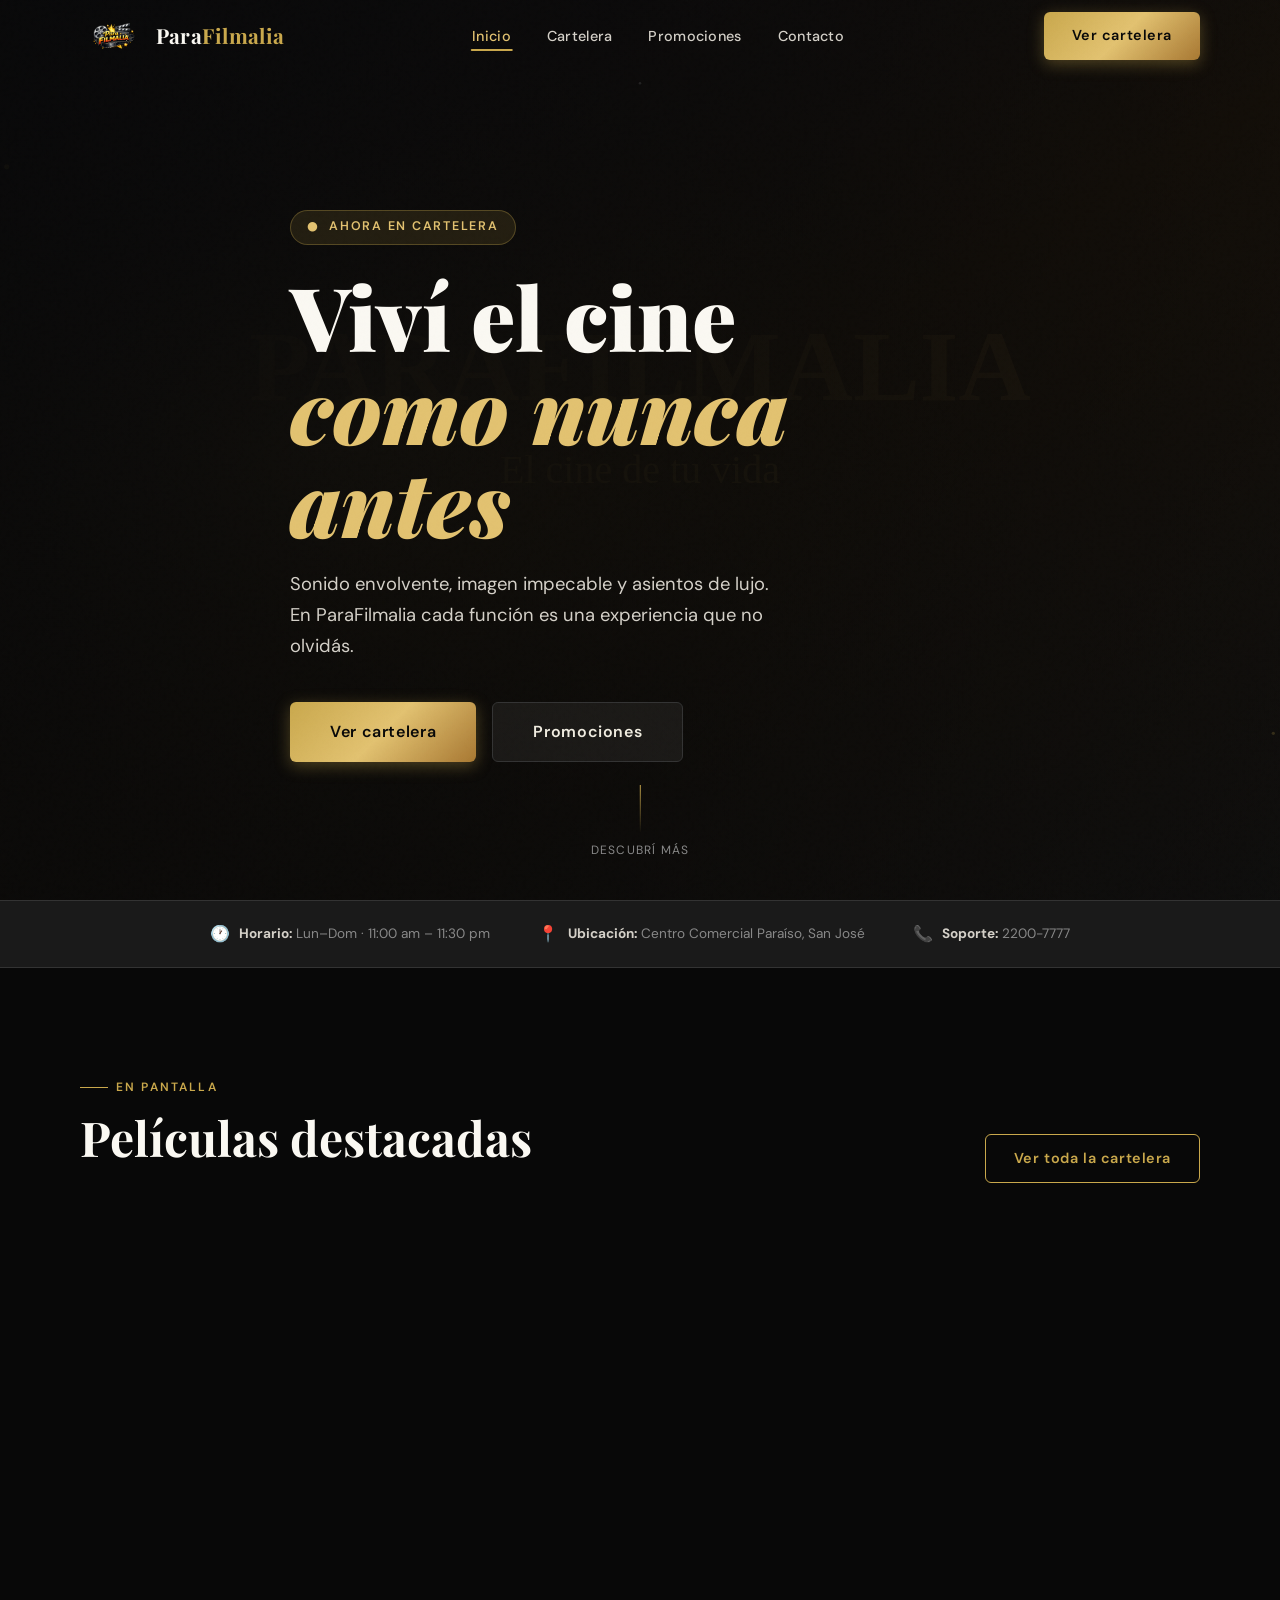
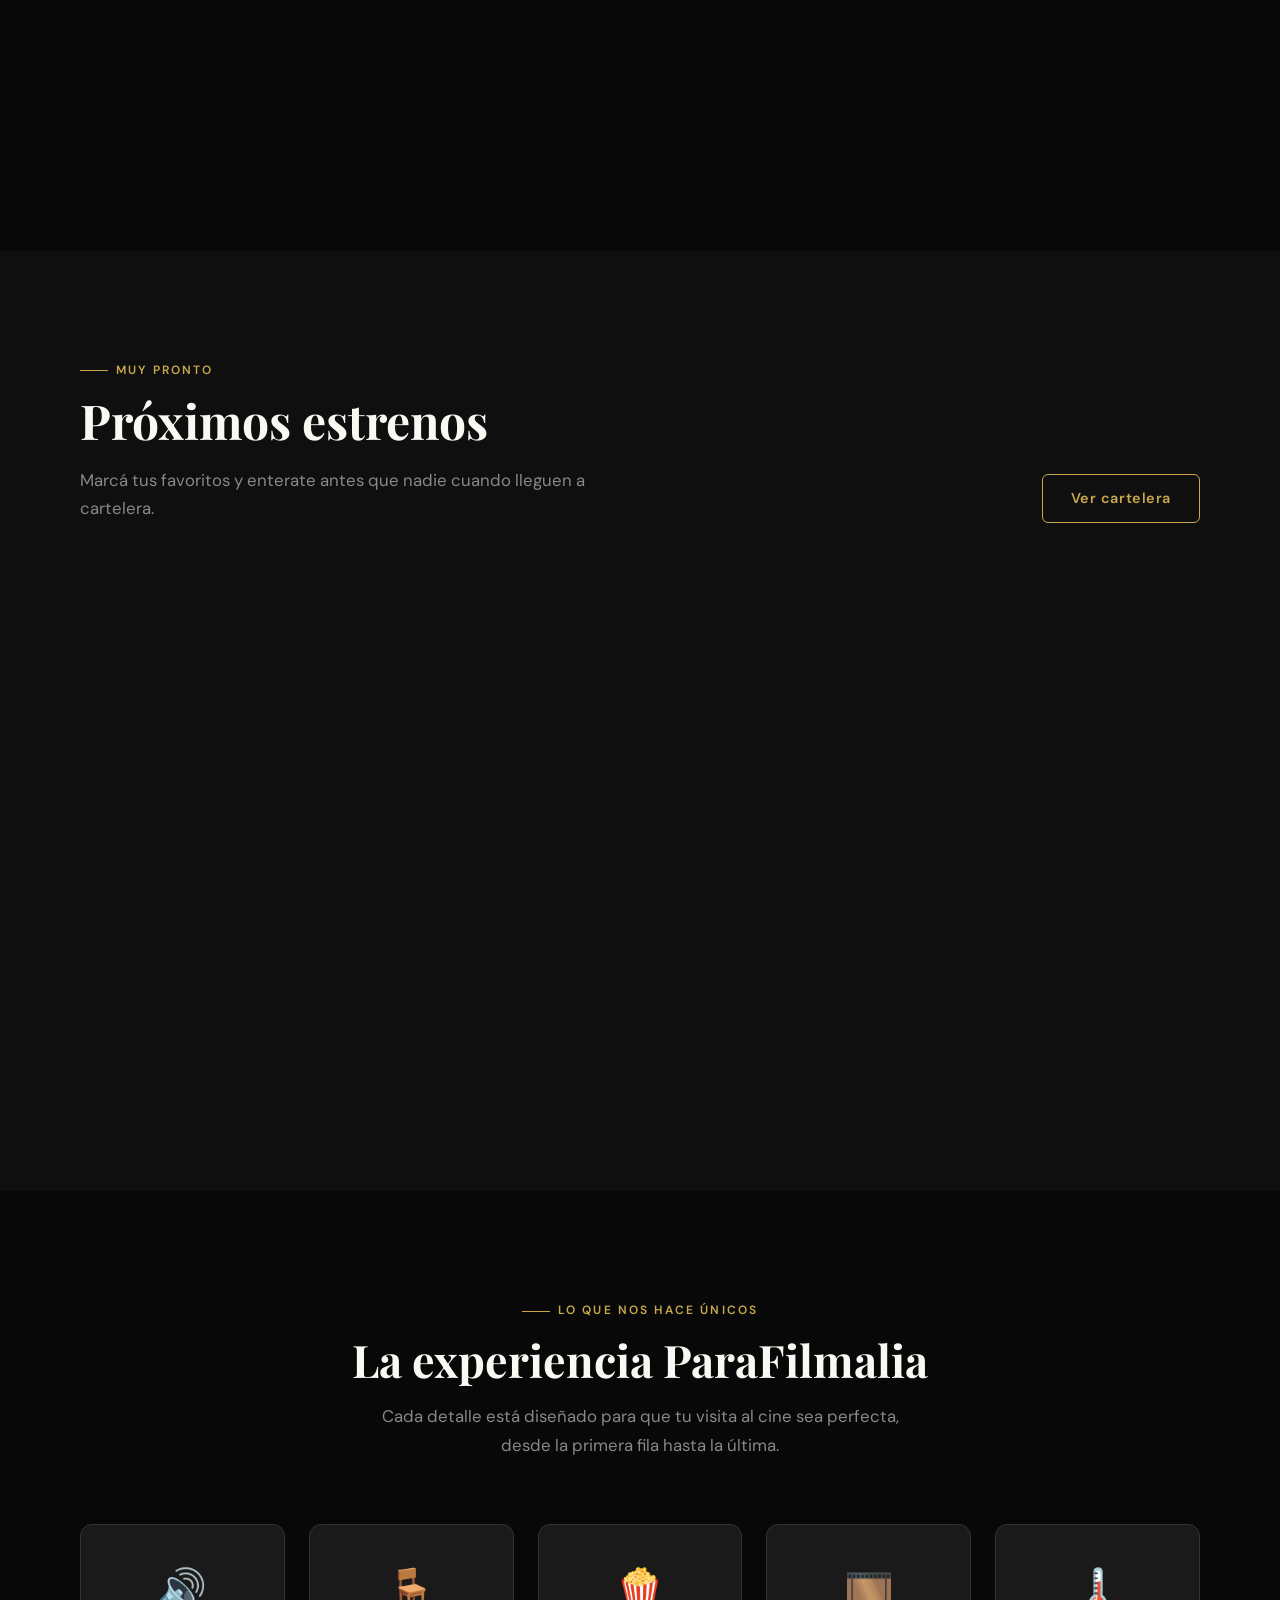
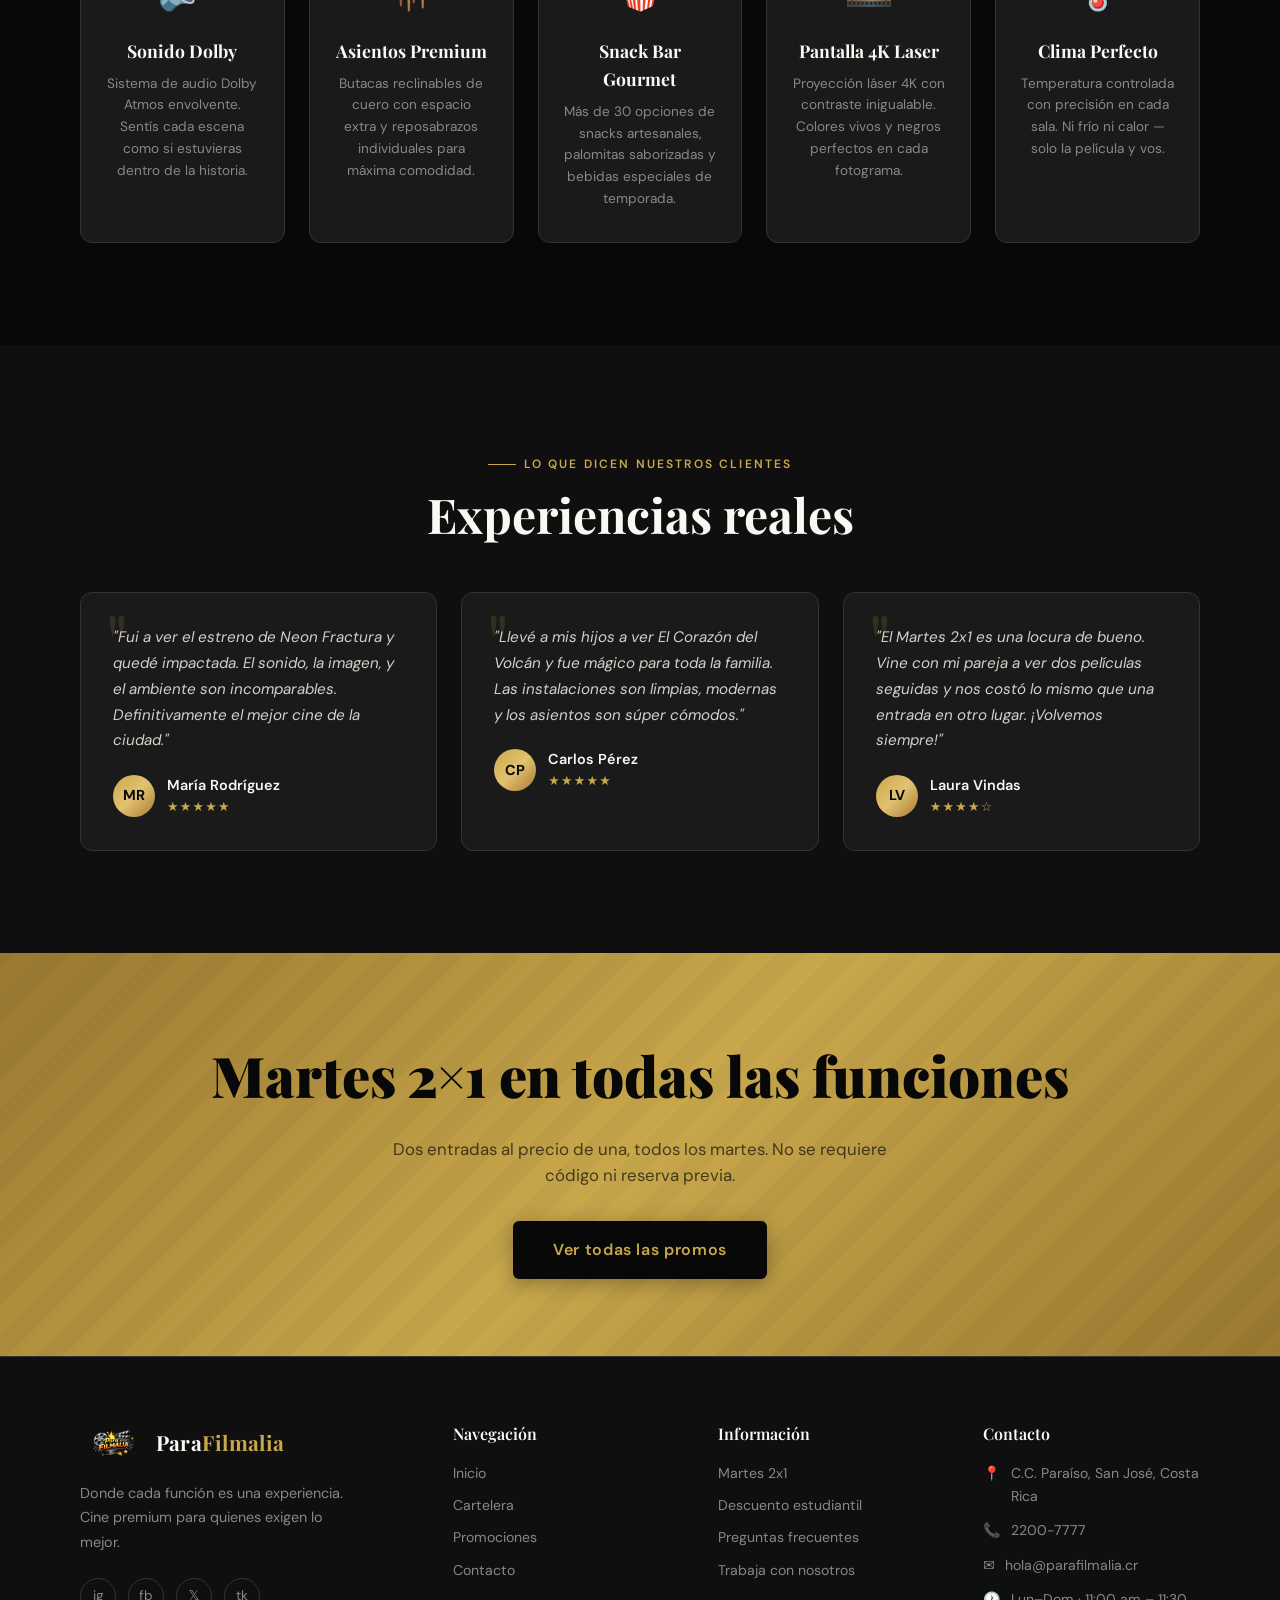
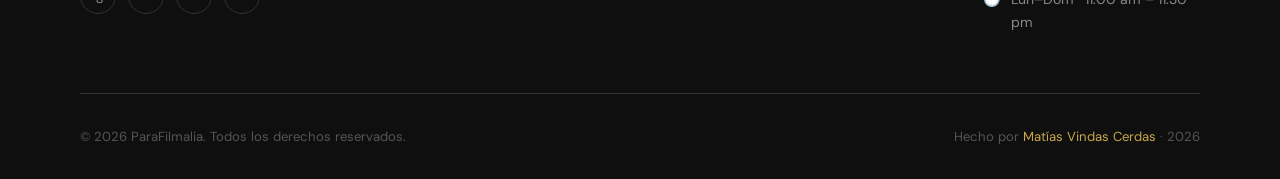
<file: index.html>
<!DOCTYPE html>
<html lang="es">
<head>
  <meta charset="UTF-8" />
  <meta name="viewport" content="width=device-width, initial-scale=1.0" />
  <meta name="description" content="ParaFilmalia — El cine premium de tu ciudad. Cartelera, estrenos, promociones y más." />
  <title>ParaFilmalia — Inicio</title>
  <link rel="stylesheet" href="css/styles.css" />
</head>
<body class="page-enter">

  <!-- ═══════════════════════════════════════ NAVBAR ══ -->
  <header>
    <nav class="navbar" id="navbar" aria-label="Navegación principal">
      <div class="container">
        <a href="index.html" class="nav-logo" aria-label="ParaFilmalia Inicio">
          <div class="nav-logo-fallback">
            <img src="assets/img/logo.png" alt="Logo de ParaFilmalia" class="nav-logo-img">
            <span class="nav-logo-text">Para<span>Filmalia</span></span>
          </div>
        </a>

        <ul class="nav-links" role="list">
          <li><a href="index.html" class="nav-link">Inicio</a></li>
          <li><a href="cartelera.html" class="nav-link">Cartelera</a></li>
          <li><a href="promociones.html" class="nav-link">Promociones</a></li>
          <li><a href="contacto.html" class="nav-link">Contacto</a></li>
        </ul>

        <a href="cartelera.html" class="btn btn-primary nav-cta" aria-label="Ver cartelera completa">Ver cartelera</a>

        <button class="nav-hamburger" id="nav-hamburger" aria-label="Abrir menú" aria-expanded="false" aria-controls="nav-mobile">
          <span></span><span></span><span></span>
        </button>
      </div>
    </nav>

    <nav class="nav-mobile" id="nav-mobile" aria-label="Menú móvil">
      <a href="index.html" class="nav-link">Inicio</a>
      <a href="cartelera.html" class="nav-link">Cartelera</a>
      <a href="promociones.html" class="nav-link">Promociones</a>
      <a href="contacto.html" class="nav-link">Contacto</a>
      <a href="cartelera.html" class="btn btn-primary">Ver cartelera</a>
    </nav>
  </header>

  <main>

    <!-- ═══════════════════════════════════════ HERO ═══ -->
    <section class="hero" aria-label="Bienvenida">
      <div class="hero-bg" aria-hidden="true">
        <img src="assets/img/hero-banner.svg" alt="" class="hero-bg-img" onerror="this.style.display='none';this.nextElementSibling.style.display='block'">
        <div class="hero-bg-fallback" style="display:none"></div>
      </div>
      <div class="hero-overlay" aria-hidden="true"></div>

      <div class="container">
        <div class="hero-content">
          <div class="hero-label" aria-label="Nuevo en cartelera">
            <span>●</span> Ahora en cartelera
          </div>
          <h1 class="hero-title">
            Viví el cine
            <em>como nunca antes</em>
          </h1>
          <p class="hero-sub">
            Sonido envolvente, imagen impecable y asientos de lujo. En ParaFilmalia cada función es una experiencia que no olvidás.
          </p>
          <div class="hero-actions">
            <a href="cartelera.html" class="btn btn-primary btn-lg">Ver cartelera</a>
            <a href="promociones.html" class="btn btn-ghost btn-lg">Promociones</a>
          </div>
        </div>
      </div>

      <div class="hero-scroll" aria-hidden="true">
        <span class="hero-scroll-line"></span>
        <span>Descubrí más</span>
      </div>
    </section>

    <!-- ════════════════════════════════════ INFO STRIP ══ -->
    <div class="info-strip" role="complementary" aria-label="Información del cine">
      <div class="container">
        <div class="info-strip-inner">
          <div class="info-strip-item">
            <span class="icon" aria-hidden="true">🕐</span>
            <span><strong>Horario:</strong> Lun–Dom · 11:00 am – 11:30 pm</span>
          </div>
          <div class="info-strip-item">
            <span class="icon" aria-hidden="true">📍</span>
            <span><strong>Ubicación:</strong> Centro Comercial Paraíso, San José</span>
          </div>
          <div class="info-strip-item">
            <span class="icon" aria-hidden="true">📞</span>
            <span><strong>Soporte:</strong> 2200-7777</span>
          </div>
        </div>
      </div>
    </div>

    <!-- ════════════════════════════════ FEATURED MOVIES ══ -->
    <section class="section featured-section" id="cartelera" aria-labelledby="featured-title">
      <div class="container">
        <div class="section-header">
          <div>
            <p class="section-label">En pantalla</p>
            <h2 class="section-title" id="featured-title">Películas destacadas</h2>
          </div>
          <a href="cartelera.html" class="btn btn-secondary">Ver toda la cartelera</a>
        </div>

        <div class="movies-grid" id="featured-grid" aria-label="Películas en cartelera">
          <!-- Loaded by JS -->
        </div>
      </div>
    </section>

    <!-- ══════════════════════════════════ PRÓXIMOS ESTRENOS ══ -->
    <section class="section upcoming-section" aria-labelledby="upcoming-title">
      <div class="container">
        <div class="section-header">
          <div>
            <p class="section-label">Muy pronto</p>
            <h2 class="section-title" id="upcoming-title">Próximos estrenos</h2>
            <p class="section-subtitle">Marcá tus favoritos y enterate antes que nadie cuando lleguen a cartelera.</p>
          </div>
          <a href="cartelera.html" class="btn btn-secondary">Ver cartelera</a>
        </div>

        <div class="movies-grid" id="upcoming-grid" aria-label="Próximos estrenos">
          <!-- Loaded by JS -->
        </div>
      </div>
    </section>

    <!-- ══════════════════════════════════ EXPERIENCE ═══ -->
    <section class="section experience-section" aria-labelledby="exp-title">
      <div class="container">
        <div style="text-align:center;max-width:600px;margin:0 auto clamp(2.5rem,5vw,4rem)">
          <p class="section-label" style="justify-content:center">Lo que nos hace únicos</p>
          <h2 class="section-title" id="exp-title" style="font-size:clamp(1.8rem,4vw,2.8rem)">La experiencia ParaFilmalia</h2>
          <p class="section-subtitle" style="margin:0 auto">Cada detalle está diseñado para que tu visita al cine sea perfecta, desde la primera fila hasta la última.</p>
        </div>

        <div class="experience-grid">
          <div class="experience-card fade-in">
            <span class="experience-icon" aria-hidden="true">🔊</span>
            <h3>Sonido Dolby</h3>
            <p>Sistema de audio Dolby Atmos envolvente. Sentís cada escena como si estuvieras dentro de la historia.</p>
          </div>
          <div class="experience-card fade-in">
            <span class="experience-icon" aria-hidden="true">🪑</span>
            <h3>Asientos Premium</h3>
            <p>Butacas reclinables de cuero con espacio extra y reposabrazos individuales para máxima comodidad.</p>
          </div>
          <div class="experience-card fade-in">
            <span class="experience-icon" aria-hidden="true">🍿</span>
            <h3>Snack Bar Gourmet</h3>
            <p>Más de 30 opciones de snacks artesanales, palomitas saborizadas y bebidas especiales de temporada.</p>
          </div>
          <div class="experience-card fade-in">
            <span class="experience-icon" aria-hidden="true">🎞️</span>
            <h3>Pantalla 4K Laser</h3>
            <p>Proyección láser 4K con contraste inigualable. Colores vivos y negros perfectos en cada fotograma.</p>
          </div>
          <div class="experience-card fade-in">
            <span class="experience-icon" aria-hidden="true">🌡️</span>
            <h3>Clima Perfecto</h3>
            <p>Temperatura controlada con precisión en cada sala. Ni frío ni calor — solo la película y vos.</p>
          </div>
        </div>
      </div>
    </section>

    <!-- ═════════════════════════════════ TESTIMONIALS ═══ -->
    <section class="section testimonials-section" aria-labelledby="test-title">
      <div class="container">
        <div style="text-align:center;margin-bottom:clamp(2rem,4vw,3rem)">
          <p class="section-label" style="justify-content:center">Lo que dicen nuestros clientes</p>
          <h2 class="section-title" id="test-title">Experiencias reales</h2>
        </div>

        <div class="testimonials-grid">
          <div class="testimonial-card fade-in">
            <p class="testimonial-text">"Fui a ver el estreno de Neon Fractura y quedé impactada. El sonido, la imagen, y el ambiente son incomparables. Definitivamente el mejor cine de la ciudad."</p>
            <div class="testimonial-author">
              <div class="testimonial-avatar" aria-hidden="true">MR</div>
              <div class="testimonial-info">
                <span class="testimonial-name">María Rodríguez</span>
                <span class="testimonial-stars" aria-label="5 estrellas">★★★★★</span>
              </div>
            </div>
          </div>

          <div class="testimonial-card fade-in">
            <p class="testimonial-text">"Llevé a mis hijos a ver El Corazón del Volcán y fue mágico para toda la familia. Las instalaciones son limpias, modernas y los asientos son súper cómodos."</p>
            <div class="testimonial-author">
              <div class="testimonial-avatar" aria-hidden="true">CP</div>
              <div class="testimonial-info">
                <span class="testimonial-name">Carlos Pérez</span>
                <span class="testimonial-stars" aria-label="5 estrellas">★★★★★</span>
              </div>
            </div>
          </div>

          <div class="testimonial-card fade-in">
            <p class="testimonial-text">"El Martes 2x1 es una locura de bueno. Vine con mi pareja a ver dos películas seguidas y nos costó lo mismo que una entrada en otro lugar. ¡Volvemos siempre!"</p>
            <div class="testimonial-author">
              <div class="testimonial-avatar" aria-hidden="true">LV</div>
              <div class="testimonial-info">
                <span class="testimonial-name">Laura Vindas</span>
                <span class="testimonial-stars" aria-label="4 estrellas">★★★★☆</span>
              </div>
            </div>
          </div>
        </div>
      </div>
    </section>

    <!-- ═══════════════════════════════════ PROMO BANNER ══ -->
    <div class="promo-banner" role="complementary" aria-label="Promoción destacada">
      <div class="container">
        <h2>Martes 2×1 en todas las funciones</h2>
        <p>Dos entradas al precio de una, todos los martes. No se requiere código ni reserva previa.</p>
        <a href="promociones.html" class="btn btn-lg">Ver todas las promos</a>
      </div>
    </div>

  </main>

  <!-- ═══════════════════════════════════════ FOOTER ══ -->
  <footer class="footer" aria-label="Pie de página">
    <div class="container">
      <div class="footer-grid">
        <div class="footer-brand">
          <a href="index.html" class="nav-logo" aria-label="ParaFilmalia">
            <div class="nav-logo-fallback">
              <img src="assets/img/logo.png" alt="Logo de ParaFilmalia" class="nav-logo-img"> 
              <span class="nav-logo-text">Para<span>Filmalia</span></span>
            </div>
          </a>
          <p>Donde cada función es una experiencia. Cine premium para quienes exigen lo mejor.</p>
          <div class="footer-social" aria-label="Redes sociales">
            <a href="#" class="social-link" aria-label="Instagram">ig</a>
            <a href="#" class="social-link" aria-label="Facebook">fb</a>
            <a href="#" class="social-link" aria-label="Twitter/X">𝕏</a>
            <a href="#" class="social-link" aria-label="TikTok">tk</a>
          </div>
        </div>

        <div class="footer-col">
          <h4>Navegación</h4>
          <ul>
            <li><a href="index.html">Inicio</a></li>
            <li><a href="cartelera.html">Cartelera</a></li>
            <li><a href="promociones.html">Promociones</a></li>
            <li><a href="contacto.html">Contacto</a></li>
          </ul>
        </div>

        <div class="footer-col">
          <h4>Información</h4>
          <ul>
            <li><a href="promociones.html">Martes 2x1</a></li>
            <li><a href="promociones.html">Descuento estudiantil</a></li>
            <li><a href="contacto.html#faq">Preguntas frecuentes</a></li>
            <li><a href="contacto.html">Trabaja con nosotros</a></li>
          </ul>
        </div>

        <div class="footer-col">
          <h4>Contacto</h4>
          <div class="footer-info-item">
            <span>📍</span>
            <span>C.C. Paraíso, San José, Costa Rica</span>
          </div>
          <div class="footer-info-item">
            <span>📞</span>
            <span>2200-7777</span>
          </div>
          <div class="footer-info-item">
            <span>✉️</span>
            <span>hola@parafilmalia.cr</span>
          </div>
          <div class="footer-info-item">
            <span>🕐</span>
            <span>Lun–Dom · 11:00 am – 11:30 pm</span>
          </div>
        </div>
      </div>

      <div class="footer-bottom">
        <p>© 2026 ParaFilmalia. Todos los derechos reservados.</p>
        <p class="footer-credit">Hecho por <span>Matías Vindas Cerdas</span> · 2026</p>
      </div>
    </div>
  </footer>

  <script src="js/main.js"></script>
</body>
</html>
</file>
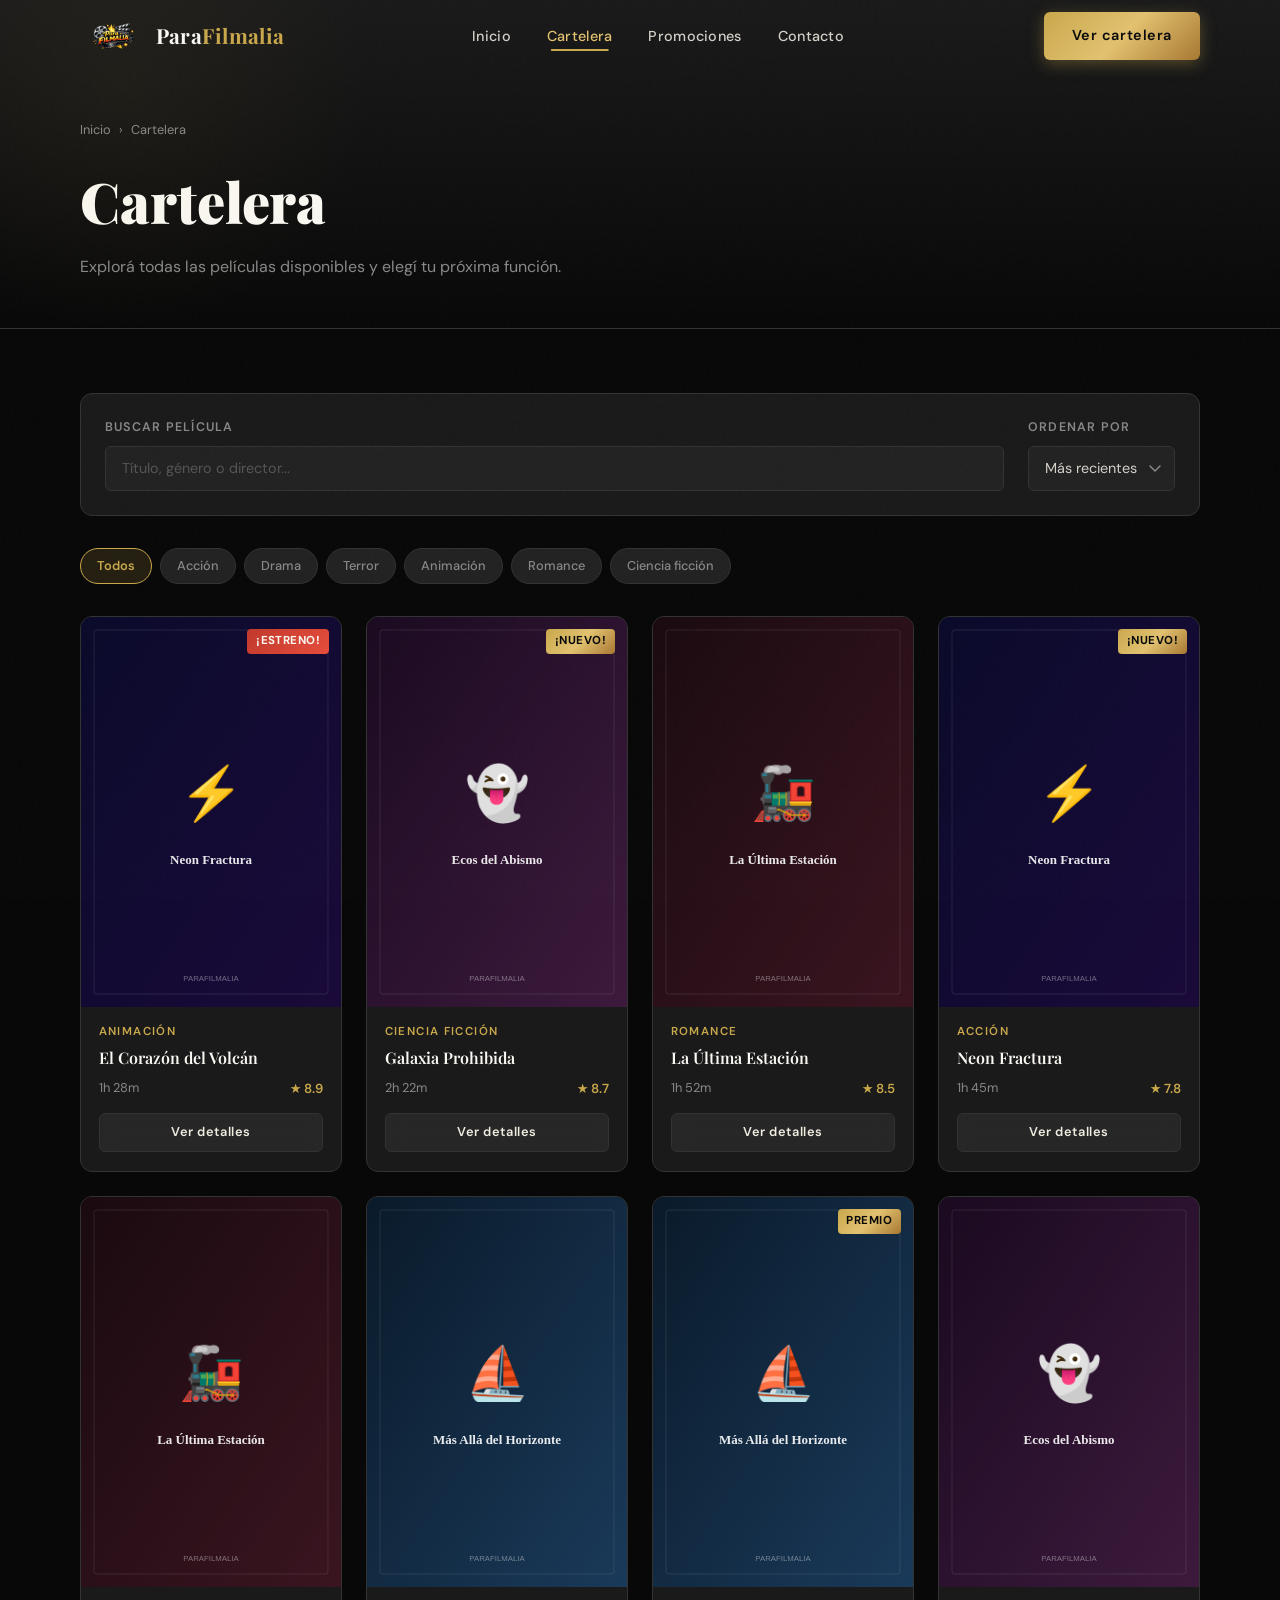
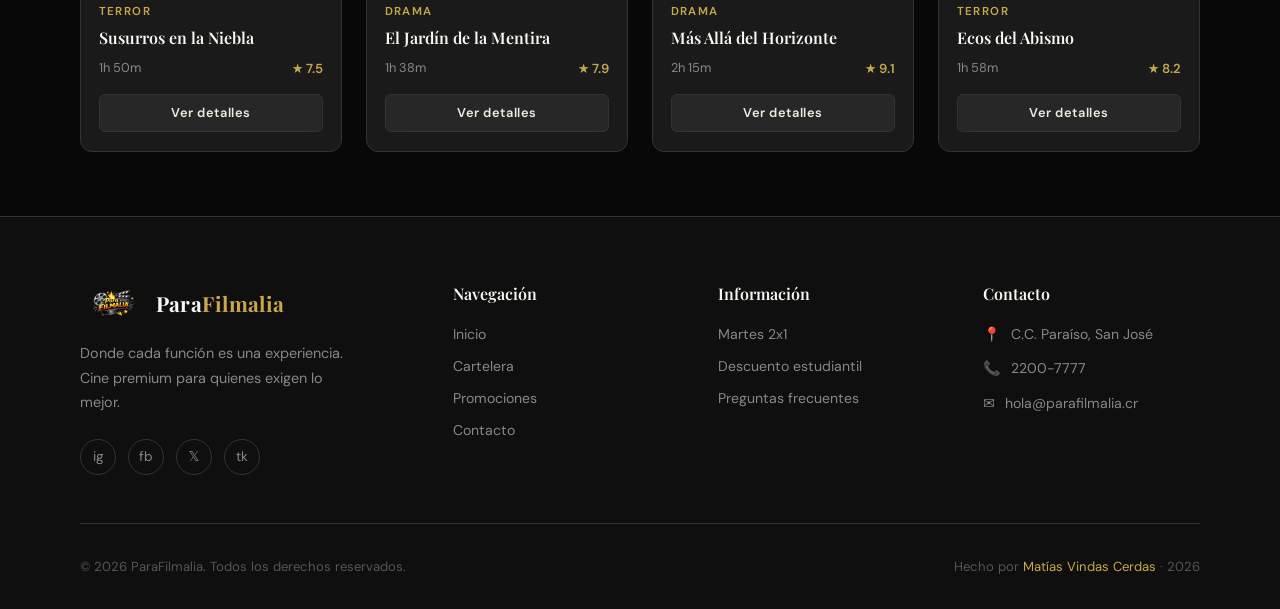
<file: cartelera.html>
<!DOCTYPE html>
<html lang="es">
<head>
  <meta charset="UTF-8" />
  <meta name="viewport" content="width=device-width, initial-scale=1.0" />
  <meta name="description" content="Cartelera de ParaFilmalia — Todas las películas en cartelera, horarios y entradas." />
  <title>Cartelera — ParaFilmalia</title>
  <link rel="stylesheet" href="css/styles.css" />
</head>
<body class="page-enter">

  <!-- ═══════════════════════════════════════ NAVBAR ══ -->
  <header>
    <nav class="navbar scrolled" id="navbar" aria-label="Navegación principal">
      <div class="container">
        <a href="index.html" class="nav-logo" aria-label="ParaFilmalia Inicio">
          <div class="nav-logo-fallback">
            <img src="assets/img/logo.png" alt="Logo de ParaFilmalia" class="nav-logo-img">
            <span class="nav-logo-text">Para<span>Filmalia</span></span>
          </div>
        </a>

        <ul class="nav-links" role="list">
          <li><a href="index.html" class="nav-link">Inicio</a></li>
          <li><a href="cartelera.html" class="nav-link">Cartelera</a></li>
          <li><a href="promociones.html" class="nav-link">Promociones</a></li>
          <li><a href="contacto.html" class="nav-link">Contacto</a></li>
        </ul>

        <a href="cartelera.html" class="btn btn-primary nav-cta">Ver cartelera</a>

        <button class="nav-hamburger" id="nav-hamburger" aria-label="Abrir menú" aria-expanded="false" aria-controls="nav-mobile">
          <span></span><span></span><span></span>
        </button>
      </div>
    </nav>

    <nav class="nav-mobile" id="nav-mobile" aria-label="Menú móvil">
      <a href="index.html" class="nav-link">Inicio</a>
      <a href="cartelera.html" class="nav-link">Cartelera</a>
      <a href="promociones.html" class="nav-link">Promociones</a>
      <a href="contacto.html" class="nav-link">Contacto</a>
      <a href="cartelera.html" class="btn btn-primary">Ver cartelera</a>
    </nav>
  </header>

  <main>

    <!-- ═══════════════════════════════════ PAGE HERO ══ -->
    <section class="page-hero" aria-labelledby="page-title">
      <div class="container">
        <nav class="breadcrumb" aria-label="Ruta de navegación">
          <a href="index.html">Inicio</a>
          <span aria-hidden="true">›</span>
          <span>Cartelera</span>
        </nav>
        <h1 class="page-hero-title" id="page-title">Cartelera</h1>
        <p class="page-hero-sub">Explorá todas las películas disponibles y elegí tu próxima función.</p>
      </div>
    </section>

    <!-- ════════════════════════════════════ FILTERS ══ -->
    <section class="section section--tight" aria-label="Filtros de películas">
      <div class="container">

        <!-- Genre Chips -->
        <div class="filters-bar" role="search" aria-label="Filtros de cartelera">
          <div class="filter-group" style="flex:1">
            <label for="movie-search">Buscar película</label>
            <input
              type="search"
              id="movie-search"
              class="filter-input"
              placeholder="Título, género o director..."
              aria-label="Buscar película por título o género"
            />
          </div>

          <div class="filter-group">
            <label for="sort-select">Ordenar por</label>
            <select id="sort-select" class="filter-select" aria-label="Ordenar películas">
              <option value="recientes">Más recientes</option>
              <option value="populares">Más populares</option>
              <option value="az">A–Z</option>
            </select>
          </div>
        </div>

        <!-- Genre Chips -->
        <div class="genre-chips" role="group" aria-label="Filtrar por género" style="margin-bottom:2rem">
          <button class="genre-chip active" data-genre="Todos" aria-pressed="true">Todos</button>
          <button class="genre-chip" data-genre="Acción" aria-pressed="false">Acción</button>
          <button class="genre-chip" data-genre="Drama" aria-pressed="false">Drama</button>
          <button class="genre-chip" data-genre="Terror" aria-pressed="false">Terror</button>
          <button class="genre-chip" data-genre="Animación" aria-pressed="false">Animación</button>
          <button class="genre-chip" data-genre="Romance" aria-pressed="false">Romance</button>
          <button class="genre-chip" data-genre="Ciencia ficción" aria-pressed="false">Ciencia ficción</button>
        </div>

        <!-- Movies Grid -->
        <div class="movies-grid" id="movies-grid" aria-label="Listado de películas" aria-live="polite">
          <!-- Loaded by JS -->
        </div>

      </div>
    </section>

  </main>

  <!-- ═══════════════════════════════════════ FOOTER ══ -->
  <footer class="footer" aria-label="Pie de página">
    <div class="container">
      <div class="footer-grid">
        <div class="footer-brand">
          <a href="index.html" class="nav-logo">
            <div class="nav-logo-fallback">
              <img src="assets/img/logo.png" alt="Logo de ParaFilmalia" class="nav-logo-img">
              <span class="nav-logo-text">Para<span>Filmalia</span></span>
            </div>
          </a>
          <p>Donde cada función es una experiencia. Cine premium para quienes exigen lo mejor.</p>
          <div class="footer-social" aria-label="Redes sociales">
            <a href="#" class="social-link" aria-label="Instagram">ig</a>
            <a href="#" class="social-link" aria-label="Facebook">fb</a>
            <a href="#" class="social-link" aria-label="Twitter/X">𝕏</a>
            <a href="#" class="social-link" aria-label="TikTok">tk</a>
          </div>
        </div>
        <div class="footer-col">
          <h4>Navegación</h4>
          <ul>
            <li><a href="index.html">Inicio</a></li>
            <li><a href="cartelera.html">Cartelera</a></li>
            <li><a href="promociones.html">Promociones</a></li>
            <li><a href="contacto.html">Contacto</a></li>
          </ul>
        </div>
        <div class="footer-col">
          <h4>Información</h4>
          <ul>
            <li><a href="promociones.html">Martes 2x1</a></li>
            <li><a href="promociones.html">Descuento estudiantil</a></li>
            <li><a href="contacto.html#faq">Preguntas frecuentes</a></li>
          </ul>
        </div>
        <div class="footer-col">
          <h4>Contacto</h4>
          <div class="footer-info-item"><span>📍</span><span>C.C. Paraíso, San José</span></div>
          <div class="footer-info-item"><span>📞</span><span>2200-7777</span></div>
          <div class="footer-info-item"><span>✉️</span><span>hola@parafilmalia.cr</span></div>
        </div>
      </div>
      <div class="footer-bottom">
        <p>© 2026 ParaFilmalia. Todos los derechos reservados.</p>
        <p class="footer-credit">Hecho por <span>Matías Vindas Cerdas</span> · 2026</p>
      </div>
    </div>
  </footer>

  <script src="js/main.js"></script>
  <script>
    // Update genre chip aria-pressed on click
    document.querySelectorAll('.genre-chip').forEach(chip => {
      chip.addEventListener('click', () => {
        document.querySelectorAll('.genre-chip').forEach(c => c.setAttribute('aria-pressed', 'false'));
        chip.setAttribute('aria-pressed', 'true');
      });
    });
  </script>
</body>
</html>
</file>
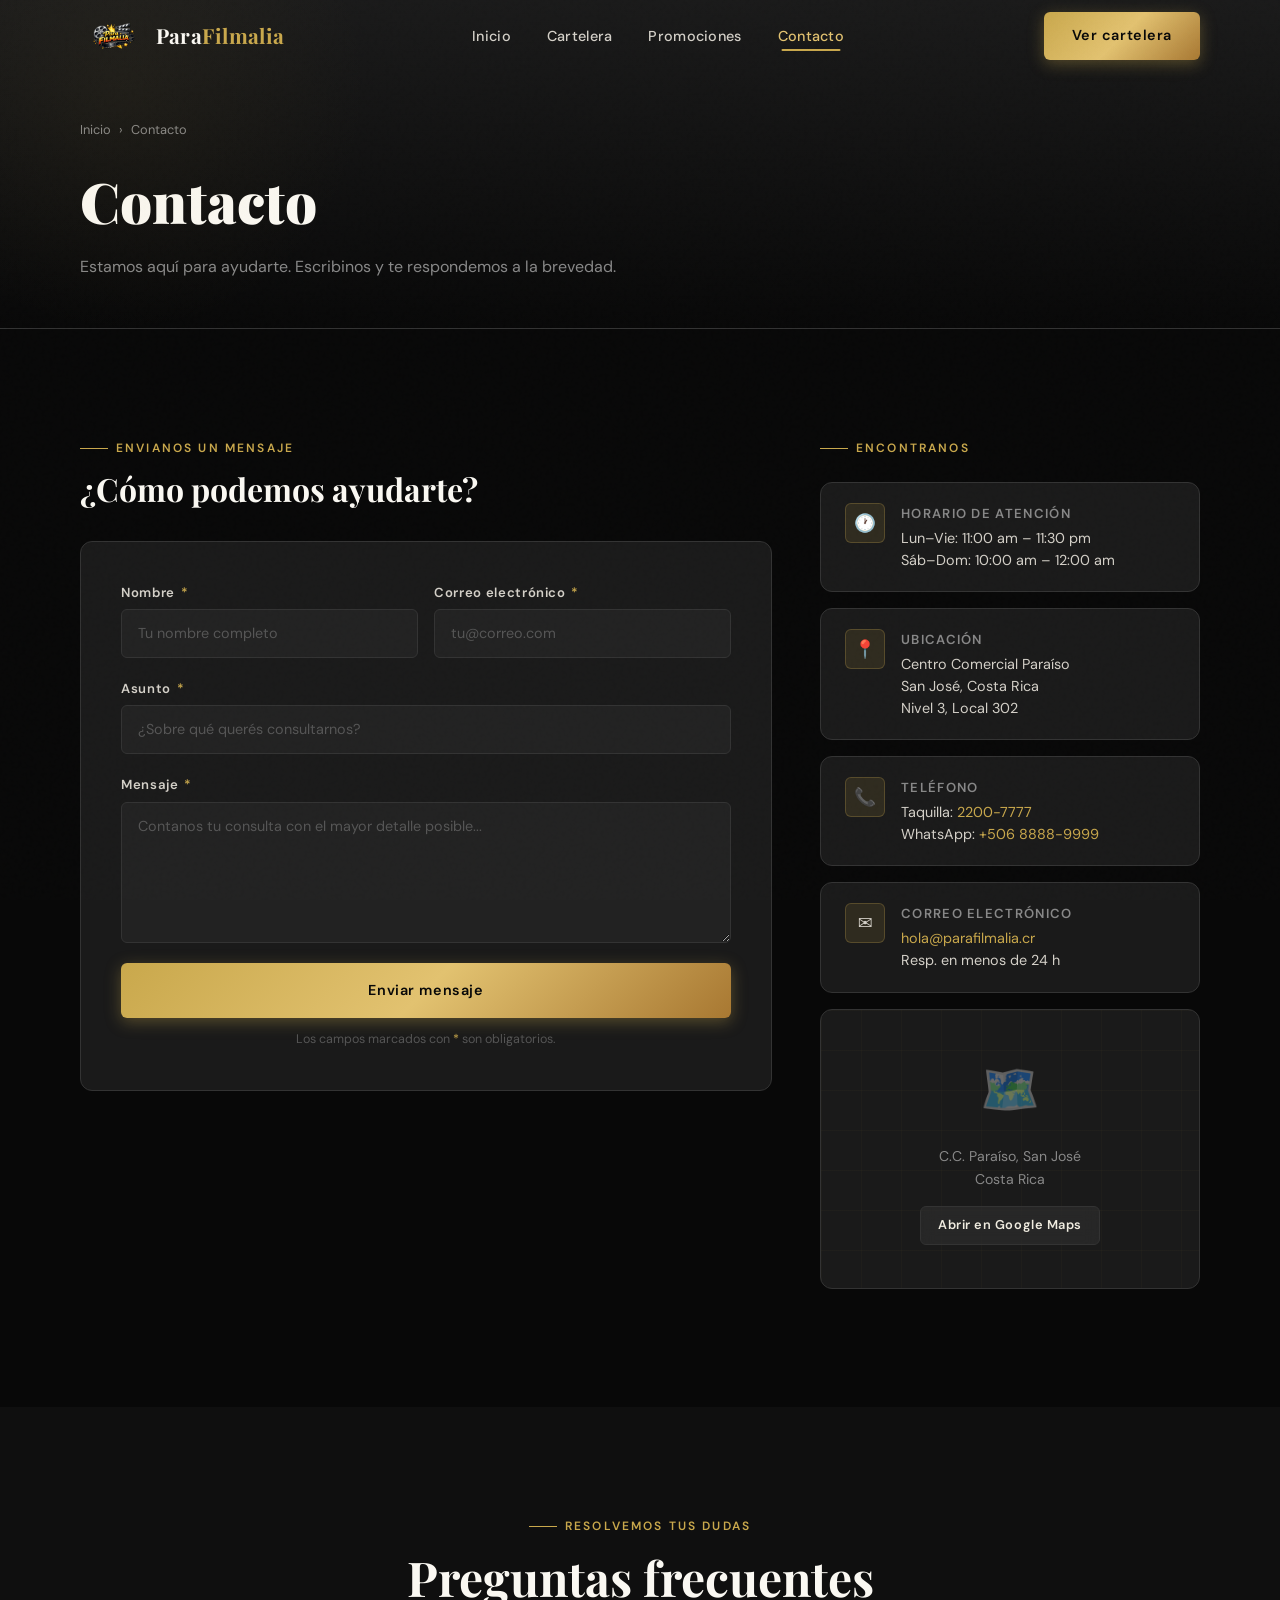
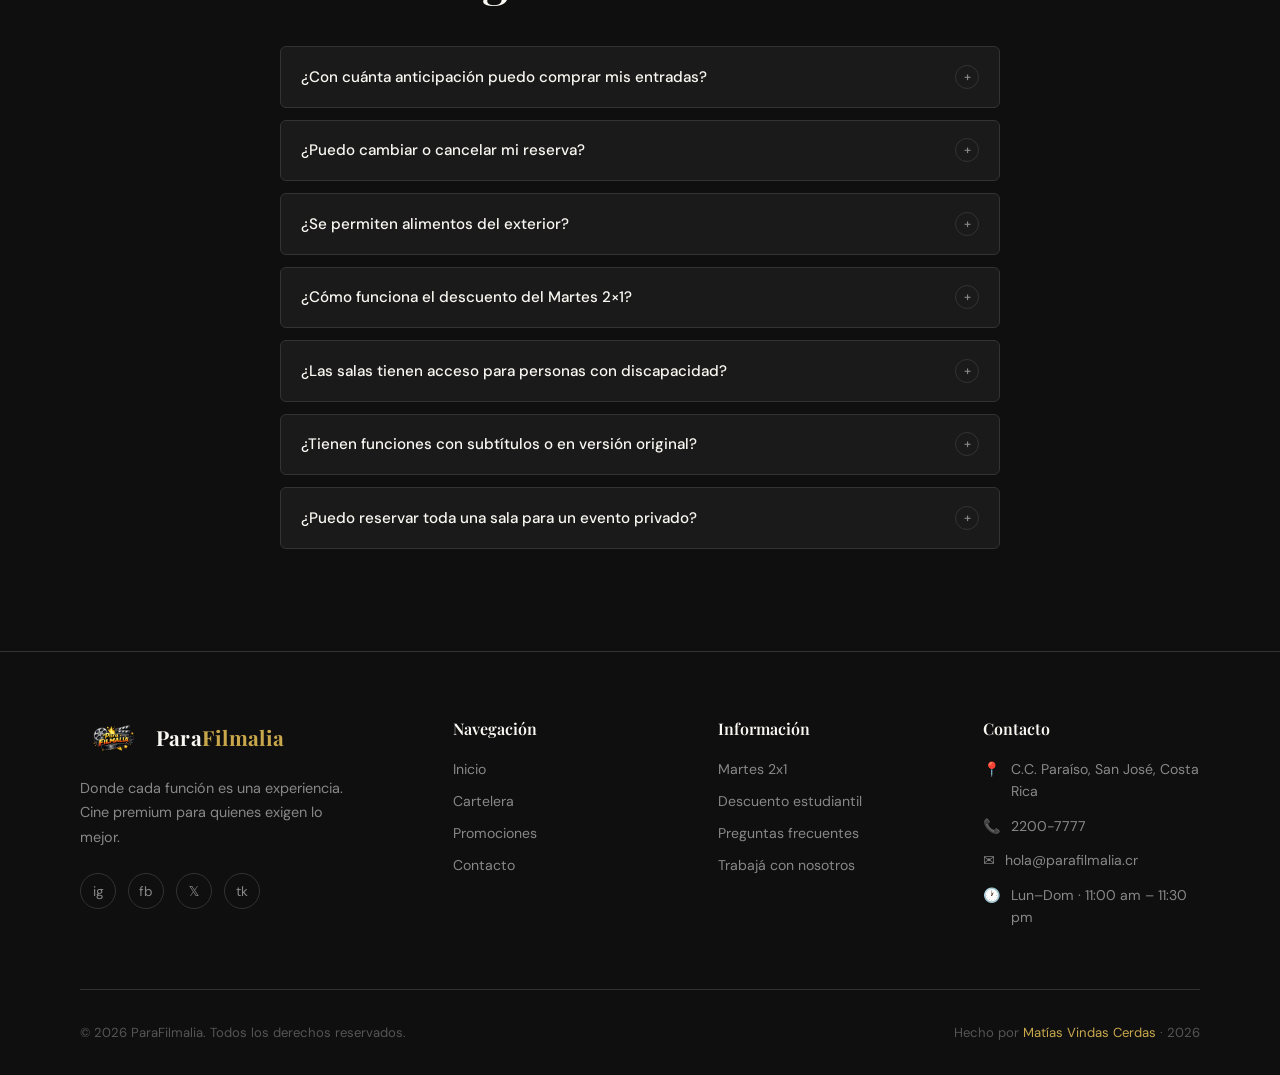
<file: contacto.html>
<!DOCTYPE html>
<html lang="es">
<head>
  <meta charset="UTF-8" />
  <meta name="viewport" content="width=device-width, initial-scale=1.0" />
  <meta name="description" content="Contacto ParaFilmalia — Envianos tu consulta, encontrá nuestra ubicación y resolvé tus dudas." />
  <title>Contacto — ParaFilmalia</title>
  <link rel="stylesheet" href="css/styles.css" />
</head>
<body class="page-enter">

  <!-- ═══════════════════════════════════════ NAVBAR ══ -->
  <header>
    <nav class="navbar scrolled" id="navbar" aria-label="Navegación principal">
      <div class="container">
        <a href="index.html" class="nav-logo" aria-label="ParaFilmalia Inicio">
          <div class="nav-logo-fallback">
            <img src="assets/img/logo.png" alt="Logo de ParaFilmalia" class="nav-logo-img">
            <span class="nav-logo-text">Para<span>Filmalia</span></span>
          </div>
        </a>
        <ul class="nav-links" role="list">
          <li><a href="index.html" class="nav-link">Inicio</a></li>
          <li><a href="cartelera.html" class="nav-link">Cartelera</a></li>
          <li><a href="promociones.html" class="nav-link">Promociones</a></li>
          <li><a href="contacto.html" class="nav-link">Contacto</a></li>
        </ul>
        <a href="cartelera.html" class="btn btn-primary nav-cta">Ver cartelera</a>
        <button class="nav-hamburger" id="nav-hamburger" aria-label="Abrir menú" aria-expanded="false" aria-controls="nav-mobile">
          <span></span><span></span><span></span>
        </button>
      </div>
    </nav>
    <nav class="nav-mobile" id="nav-mobile" aria-label="Menú móvil">
      <a href="index.html" class="nav-link">Inicio</a>
      <a href="cartelera.html" class="nav-link">Cartelera</a>
      <a href="promociones.html" class="nav-link">Promociones</a>
      <a href="contacto.html" class="nav-link">Contacto</a>
      <a href="cartelera.html" class="btn btn-primary">Ver cartelera</a>
    </nav>
  </header>

  <main>

    <!-- ═══════════════════════════════════ PAGE HERO ══ -->
    <section class="page-hero" aria-labelledby="page-title">
      <div class="container">
        <nav class="breadcrumb" aria-label="Ruta de navegación">
          <a href="index.html">Inicio</a>
          <span aria-hidden="true">›</span>
          <span>Contacto</span>
        </nav>
        <h1 class="page-hero-title" id="page-title">Contacto</h1>
        <p class="page-hero-sub">Estamos aquí para ayudarte. Escribinos y te respondemos a la brevedad.</p>
      </div>
    </section>

    <!-- ═══════════════════════════════════ CONTACT LAYOUT ══ -->
    <section class="section" aria-labelledby="contact-title">
      <div class="container">
        <div class="contact-layout">

          <!-- ─── Contact Form ─── -->
          <div>
            <p class="section-label">Envianos un mensaje</p>
            <h2 class="section-title" id="contact-title" style="font-size:2rem;margin-bottom:2rem">¿Cómo podemos ayudarte?</h2>

            <div class="contact-form-wrap">
              <div class="form-success-message" id="form-success" role="alert" aria-live="polite">
                <span aria-hidden="true">✅</span>
                <span>¡Mensaje enviado con éxito! Te respondemos en menos de 24 horas.</span>
              </div>

              <form id="contact-form" novalidate aria-label="Formulario de contacto">
                <div class="form-row">
                  <div class="form-group">
                    <label for="nombre">Nombre <span class="required" aria-label="campo requerido">*</span></label>
                    <input
                      type="text"
                      id="nombre"
                      name="nombre"
                      class="form-control"
                      placeholder="Tu nombre completo"
                      autocomplete="name"
                      required
                      aria-required="true"
                      aria-describedby="error-nombre"
                    />
                    <span class="form-error" id="error-nombre" data-error="nombre" role="alert" style="display:none"></span>
                  </div>

                  <div class="form-group">
                    <label for="correo">Correo electrónico <span class="required" aria-label="campo requerido">*</span></label>
                    <input
                      type="email"
                      id="correo"
                      name="correo"
                      class="form-control"
                      placeholder="tu@correo.com"
                      autocomplete="email"
                      required
                      aria-required="true"
                      aria-describedby="error-correo"
                    />
                    <span class="form-error" id="error-correo" data-error="correo" role="alert" style="display:none"></span>
                  </div>
                </div>

                <div class="form-group">
                  <label for="asunto">Asunto <span class="required" aria-label="campo requerido">*</span></label>
                  <input
                    type="text"
                    id="asunto"
                    name="asunto"
                    class="form-control"
                    placeholder="¿Sobre qué querés consultarnos?"
                    required
                    aria-required="true"
                    aria-describedby="error-asunto"
                  />
                  <span class="form-error" id="error-asunto" data-error="asunto" role="alert" style="display:none"></span>
                </div>

                <div class="form-group">
                  <label for="mensaje">Mensaje <span class="required" aria-label="campo requerido">*</span></label>
                  <textarea
                    id="mensaje"
                    name="mensaje"
                    class="form-control"
                    placeholder="Contanos tu consulta con el mayor detalle posible..."
                    rows="5"
                    required
                    aria-required="true"
                    aria-describedby="error-mensaje"
                  ></textarea>
                  <span class="form-error" id="error-mensaje" data-error="mensaje" role="alert" style="display:none"></span>
                </div>

                <button type="submit" class="btn btn-primary" style="width:100%;justify-content:center;padding:1rem">
                  Enviar mensaje
                </button>

                <p style="font-size:0.78rem;color:var(--muted);margin-top:0.75rem;text-align:center">
                  Los campos marcados con <span style="color:var(--gold)">*</span> son obligatorios.
                </p>
              </form>
            </div>
          </div>

          <!-- ─── Info Cards ─── -->
          <aside aria-label="Información de contacto">
            <p class="section-label" style="margin-bottom:1.5rem">Encontranos</p>

            <div class="contact-info-cards">

              <div class="contact-info-card fade-in">
                <div class="contact-info-icon" aria-hidden="true">🕐</div>
                <div>
                  <h4>Horario de atención</h4>
                  <p>
                    Lun–Vie: 11:00 am – 11:30 pm<br />
                    Sáb–Dom: 10:00 am – 12:00 am
                  </p>
                </div>
              </div>

              <div class="contact-info-card fade-in">
                <div class="contact-info-icon" aria-hidden="true">📍</div>
                <div>
                  <h4>Ubicación</h4>
                  <p>
                    Centro Comercial Paraíso<br />
                    San José, Costa Rica<br />
                    Nivel 3, Local 302
                  </p>
                </div>
              </div>

              <div class="contact-info-card fade-in">
                <div class="contact-info-icon" aria-hidden="true">📞</div>
                <div>
                  <h4>Teléfono</h4>
                  <p>
                    Taquilla: <a href="tel:+50622007777" style="color:var(--gold)">2200-7777</a><br />
                    WhatsApp: <a href="#" style="color:var(--gold)">+506 8888-9999</a>
                  </p>
                </div>
              </div>

              <div class="contact-info-card fade-in">
                <div class="contact-info-icon" aria-hidden="true">✉️</div>
                <div>
                  <h4>Correo electrónico</h4>
                  <p>
                    <a href="mailto:hola@parafilmalia.cr" style="color:var(--gold)">hola@parafilmalia.cr</a><br />
                    Resp. en menos de 24 h
                  </p>
                </div>
              </div>

              <!-- Map Placeholder -->
              <div class="map-placeholder fade-in" role="img" aria-label="Ubicación del cine ParaFilmalia en San José">
                <div class="map-placeholder-icon" aria-hidden="true">🗺️</div>
                <p>C.C. Paraíso, San José<br />Costa Rica</p>
                <a href="https://maps.google.com" target="_blank" rel="noopener noreferrer" class="btn btn-ghost btn-sm" style="position:relative;z-index:1" aria-label="Abrir ubicación en Google Maps">
                  Abrir en Google Maps
                </a>
              </div>

            </div>
          </aside>

        </div>
      </div>
    </section>

    <!-- ════════════════════════════════════ FAQ ══════ -->
    <section class="section" style="background:var(--deep)" id="faq" aria-labelledby="faq-title">
      <div class="container">
        <div style="max-width:720px;margin:0 auto">
          <div style="text-align:center;margin-bottom:2.5rem">
            <p class="section-label" style="justify-content:center">Resolvemos tus dudas</p>
            <h2 class="section-title" id="faq-title">Preguntas frecuentes</h2>
          </div>

          <div class="faq-list" aria-label="Preguntas frecuentes">

            <div class="faq-item">
              <button class="faq-question" aria-expanded="false" aria-controls="faq-1">
                ¿Con cuánta anticipación puedo comprar mis entradas?
                <span class="faq-icon" aria-hidden="true">+</span>
              </button>
              <div class="faq-answer" id="faq-1" role="region">
                <div class="faq-answer-inner">
                  Podés comprar tus entradas con hasta 7 días de anticipación directamente en taquilla durante el horario de atención. Próximamente habilitaremos la compra en línea para que puedas hacerlo desde la comodidad de tu casa.
                </div>
              </div>
            </div>

            <div class="faq-item">
              <button class="faq-question" aria-expanded="false" aria-controls="faq-2">
                ¿Puedo cambiar o cancelar mi reserva?
                <span class="faq-icon" aria-hidden="true">+</span>
              </button>
              <div class="faq-answer" id="faq-2" role="region">
                <div class="faq-answer-inner">
                  Las reservas pueden modificarse hasta 2 horas antes de la función. Para cancelaciones con reembolso completo, debe hacerse con al menos 24 horas de anticipación. Podés gestionar esto directamente en taquilla o llamando al 2200-7777.
                </div>
              </div>
            </div>

            <div class="faq-item">
              <button class="faq-question" aria-expanded="false" aria-controls="faq-3">
                ¿Se permiten alimentos del exterior?
                <span class="faq-icon" aria-hidden="true">+</span>
              </button>
              <div class="faq-answer" id="faq-3" role="region">
                <div class="faq-answer-inner">
                  No está permitido ingresar alimentos ni bebidas del exterior a las salas. Sin embargo, nuestro Snack Bar Gourmet ofrece más de 30 opciones de alimentos y bebidas de calidad a precios razonables, incluyendo opciones vegetarianas y sin gluten.
                </div>
              </div>
            </div>

            <div class="faq-item">
              <button class="faq-question" aria-expanded="false" aria-controls="faq-4">
                ¿Cómo funciona el descuento del Martes 2×1?
                <span class="faq-icon" aria-hidden="true">+</span>
              </button>
              <div class="faq-answer" id="faq-4" role="region">
                <div class="faq-answer-inner">
                  Todos los martes cualquier persona puede comprar dos entradas al precio de una para cualquier función disponible ese día. No se requiere código ni registro previo. Simplemente presentate en taquilla un martes y solicitá el 2×1. No aplica para eventos especiales ni funciones exclusivas.
                </div>
              </div>
            </div>

            <div class="faq-item">
              <button class="faq-question" aria-expanded="false" aria-controls="faq-5">
                ¿Las salas tienen acceso para personas con discapacidad?
                <span class="faq-icon" aria-hidden="true">+</span>
              </button>
              <div class="faq-answer" id="faq-5" role="region">
                <div class="faq-answer-inner">
                  Sí. Todas nuestras salas cuentan con acceso para personas con movilidad reducida, rampas de acceso, espacios reservados en sala para sillas de ruedas y baños adaptados en cada nivel. Contamos también con personal capacitado para asistir a nuestros visitantes que lo requieran.
                </div>
              </div>
            </div>

            <div class="faq-item">
              <button class="faq-question" aria-expanded="false" aria-controls="faq-6">
                ¿Tienen funciones con subtítulos o en versión original?
                <span class="faq-icon" aria-hidden="true">+</span>
              </button>
              <div class="faq-answer" id="faq-6" role="region">
                <div class="faq-answer-inner">
                  Ofrecemos funciones subtituladas y dobladas para la mayoría de las películas en cartelera. En la cartelera podés ver el formato de cada función (SUB o DUB). Los fines de semana programamos al menos dos funciones en versión original subtitulada para los amantes del cine en su idioma original.
                </div>
              </div>
            </div>

            <div class="faq-item">
              <button class="faq-question" aria-expanded="false" aria-controls="faq-7">
                ¿Puedo reservar toda una sala para un evento privado?
                <span class="faq-icon" aria-hidden="true">+</span>
              </button>
              <div class="faq-answer" id="faq-7" role="region">
                <div class="faq-answer-inner">
                  ¡Sí! Ofrecemos el servicio de alquiler de salas para eventos privados, cumpleaños, presentaciones corporativas, y más. Para consultar disponibilidad y precios, escribinos al correo hola@parafilmalia.cr o llamá al 2200-7777 con al menos una semana de anticipación.
                </div>
              </div>
            </div>

          </div>
        </div>
      </div>
    </section>

  </main>

  <!-- ═══════════════════════════════════════ FOOTER ══ -->
  <footer class="footer" aria-label="Pie de página">
    <div class="container">
      <div class="footer-grid">
        <div class="footer-brand">
          <a href="index.html" class="nav-logo">
            <div class="nav-logo-fallback">
              <img src="assets/img/logo.png" alt="Logo de ParaFilmalia" class="nav-logo-img">
              <span class="nav-logo-text">Para<span>Filmalia</span></span>
            </div>
          </a>
          <p>Donde cada función es una experiencia. Cine premium para quienes exigen lo mejor.</p>
          <div class="footer-social" aria-label="Redes sociales">
            <a href="#" class="social-link" aria-label="Instagram">ig</a>
            <a href="#" class="social-link" aria-label="Facebook">fb</a>
            <a href="#" class="social-link" aria-label="Twitter/X">𝕏</a>
            <a href="#" class="social-link" aria-label="TikTok">tk</a>
          </div>
        </div>
        <div class="footer-col">
          <h4>Navegación</h4>
          <ul>
            <li><a href="index.html">Inicio</a></li>
            <li><a href="cartelera.html">Cartelera</a></li>
            <li><a href="promociones.html">Promociones</a></li>
            <li><a href="contacto.html">Contacto</a></li>
          </ul>
        </div>
        <div class="footer-col">
          <h4>Información</h4>
          <ul>
            <li><a href="promociones.html">Martes 2x1</a></li>
            <li><a href="promociones.html">Descuento estudiantil</a></li>
            <li><a href="#faq">Preguntas frecuentes</a></li>
            <li><a href="contacto.html">Trabajá con nosotros</a></li>
          </ul>
        </div>
        <div class="footer-col">
          <h4>Contacto</h4>
          <div class="footer-info-item"><span>📍</span><span>C.C. Paraíso, San José, Costa Rica</span></div>
          <div class="footer-info-item"><span>📞</span><span>2200-7777</span></div>
          <div class="footer-info-item"><span>✉️</span><span>hola@parafilmalia.cr</span></div>
          <div class="footer-info-item"><span>🕐</span><span>Lun–Dom · 11:00 am – 11:30 pm</span></div>
        </div>
      </div>
      <div class="footer-bottom">
        <p>© 2026 ParaFilmalia. Todos los derechos reservados.</p>
        <p class="footer-credit">Hecho por <span>Matías Vindas Cerdas</span> · 2026</p>
      </div>
    </div>
  </footer>

  <script src="js/main.js"></script>
</body>
</html>
</file>
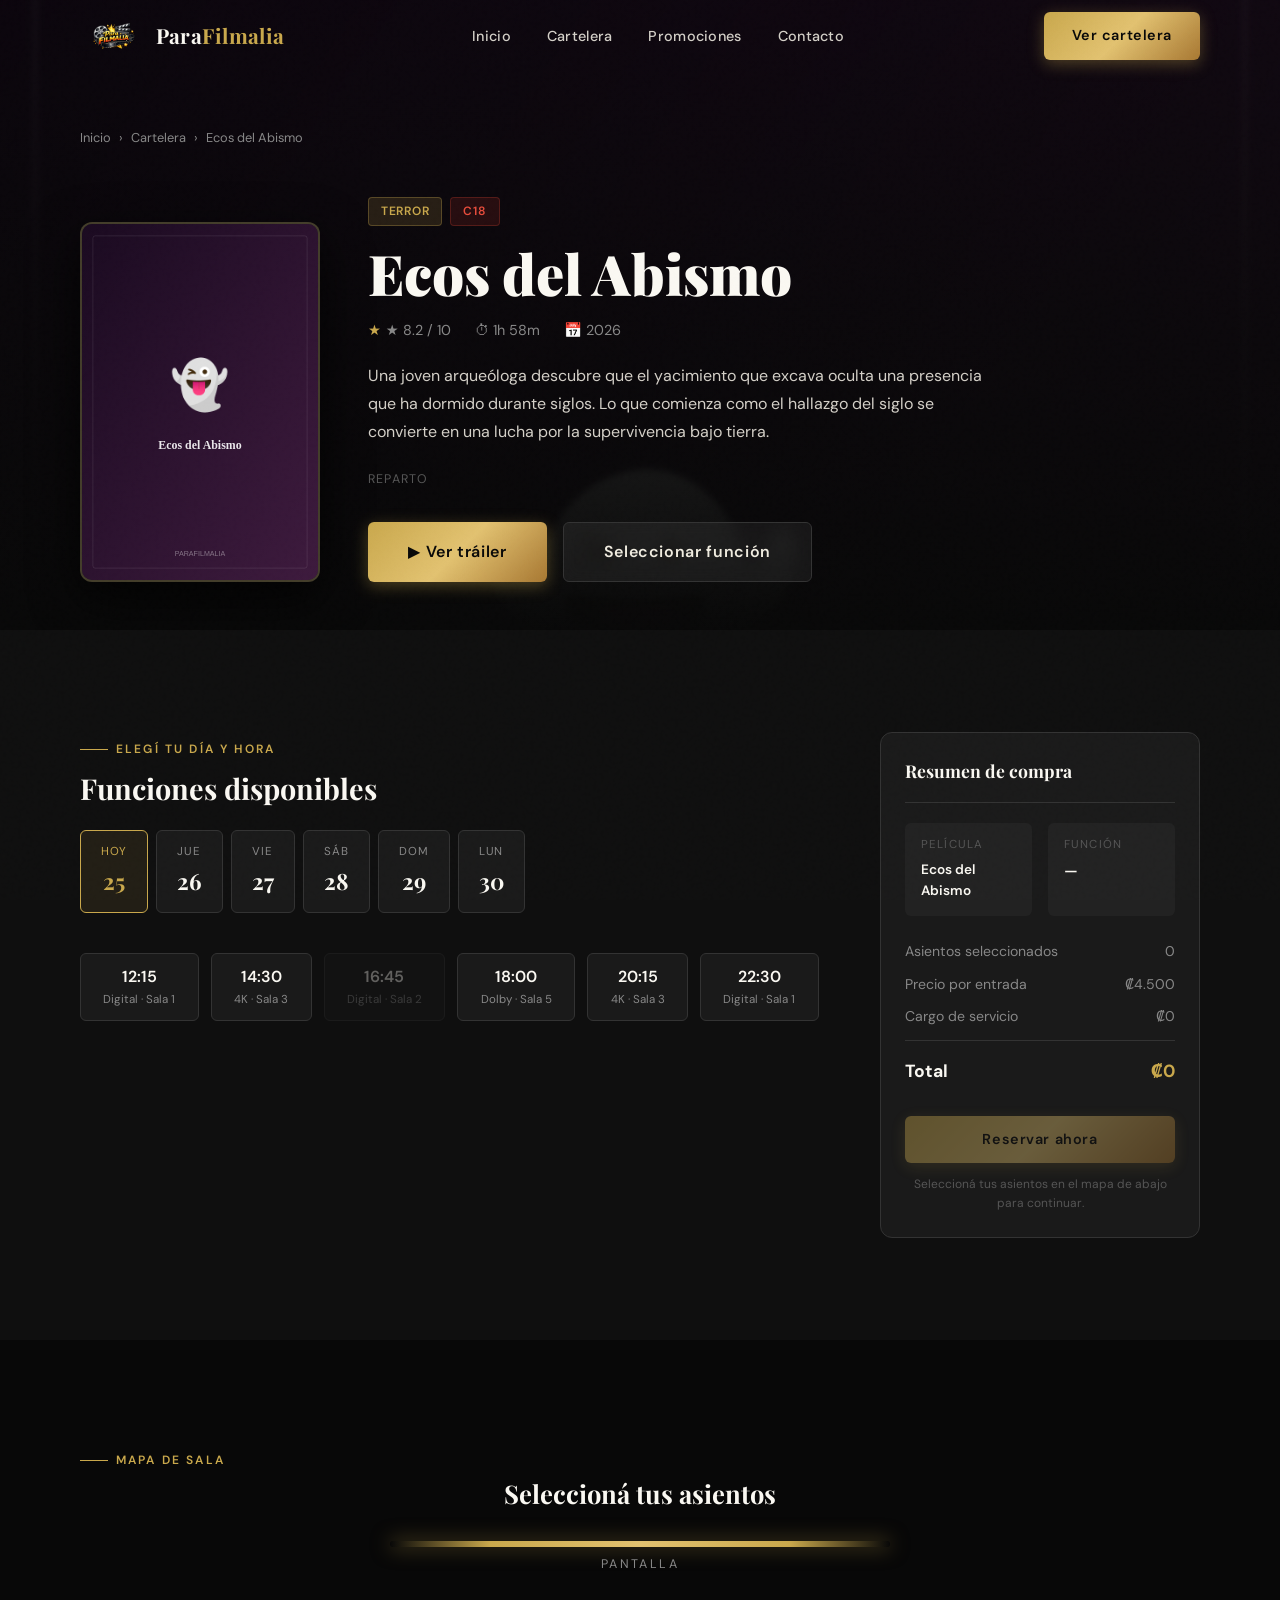
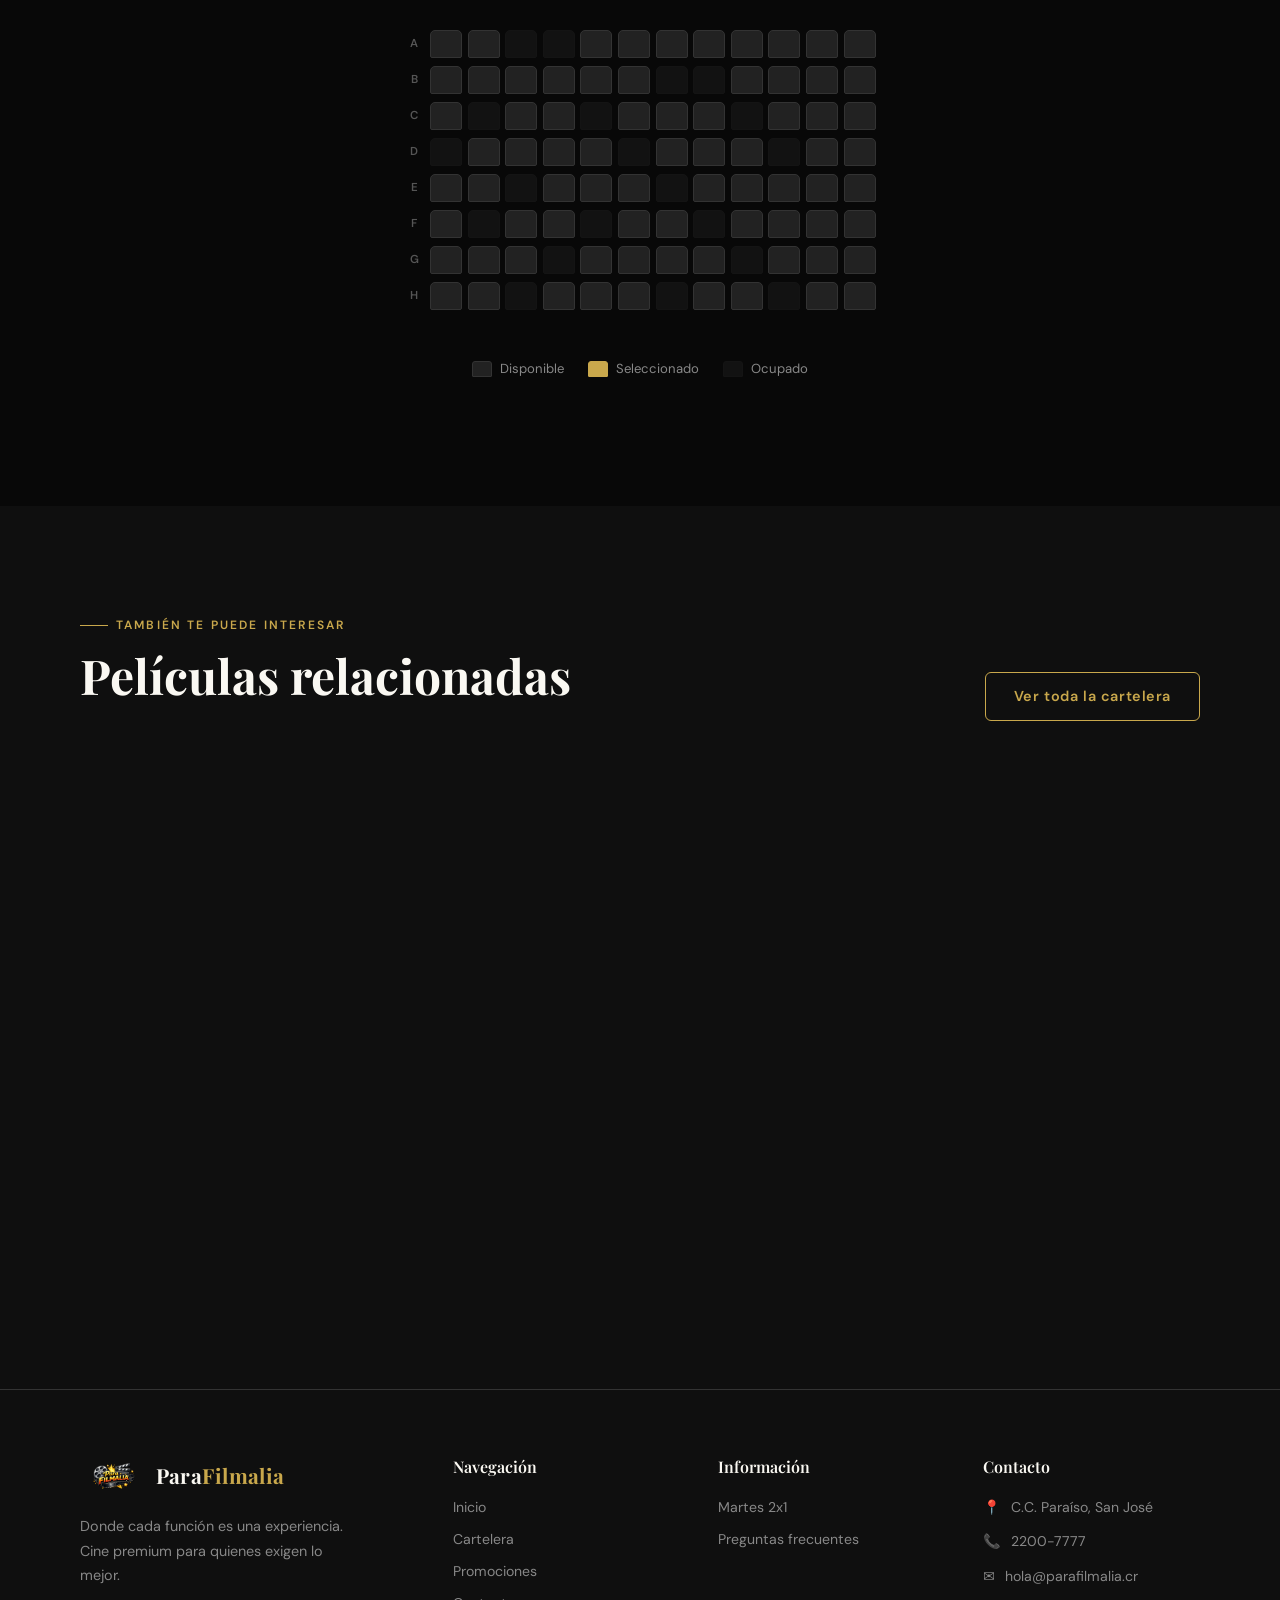
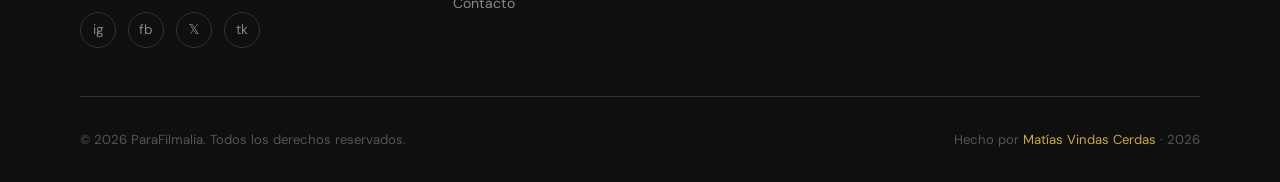
<file: pelicula.html>
<!DOCTYPE html>
<html lang="es">
<head>
  <meta charset="UTF-8" />
  <meta name="viewport" content="width=device-width, initial-scale=1.0" />
  <meta name="description" content="Detalles de película, horarios y selección de asientos — ParaFilmalia." />
  <title>Película — ParaFilmalia</title>
  <link rel="stylesheet" href="css/styles.css" />
  <style>
    .detail-layout {
      display: grid;
      grid-template-columns: 1fr 320px;
      gap: 2.5rem;
      align-items: start;
    }
    @media (max-width: 900px) {
      .detail-layout { grid-template-columns: 1fr; }
    }
    .cast-list {
      display: flex;
      gap: 0.5rem;
      flex-wrap: wrap;
      margin-top: 0.5rem;
    }
    .cast-tag {
      background: var(--surface);
      border: 1px solid var(--border);
      border-radius: 4px;
      padding: 0.25rem 0.65rem;
      font-size: 0.8rem;
      color: var(--text-dim);
    }
    .info-grid {
      display: grid;
      grid-template-columns: 1fr 1fr;
      gap: 1rem;
      margin-bottom: 1.5rem;
    }
    .info-block {
      background: var(--surface);
      border-radius: var(--radius-sm);
      padding: 0.85rem 1rem;
    }
    .info-block-label { font-size: 0.72rem; text-transform: uppercase; letter-spacing: 0.1em; color: var(--muted); margin-bottom: 0.25rem; }
    .info-block-value { font-size: 0.95rem; color: var(--white); font-weight: 600; }
  </style>
</head>
<body class="page-enter" id="detail-page">

  <!-- ═══════════════════════════════════════ NAVBAR ══ -->
  <header>
    <nav class="navbar" id="navbar" aria-label="Navegación principal">
      <div class="container">
        <a href="index.html" class="nav-logo" aria-label="ParaFilmalia Inicio">
          <div class="nav-logo-fallback">
            <img src="assets/img/logo.png" alt="Logo de ParaFilmalia" class="nav-logo-img">
            <span class="nav-logo-text">Para<span>Filmalia</span></span>
          </div>
        </a>
        <ul class="nav-links" role="list">
          <li><a href="index.html" class="nav-link">Inicio</a></li>
          <li><a href="cartelera.html" class="nav-link">Cartelera</a></li>
          <li><a href="promociones.html" class="nav-link">Promociones</a></li>
          <li><a href="contacto.html" class="nav-link">Contacto</a></li>
        </ul>
        <a href="cartelera.html" class="btn btn-primary nav-cta">Ver cartelera</a>
        <button class="nav-hamburger" id="nav-hamburger" aria-label="Abrir menú" aria-expanded="false" aria-controls="nav-mobile">
          <span></span><span></span><span></span>
        </button>
      </div>
    </nav>
    <nav class="nav-mobile" id="nav-mobile" aria-label="Menú móvil">
      <a href="index.html" class="nav-link">Inicio</a>
      <a href="cartelera.html" class="nav-link">Cartelera</a>
      <a href="promociones.html" class="nav-link">Promociones</a>
      <a href="contacto.html" class="nav-link">Contacto</a>
      <a href="cartelera.html" class="btn btn-primary">Ver cartelera</a>
    </nav>
  </header>

  <main>

    <!-- ══════════════════════════════════ DETAIL HERO ══ -->
    <section class="detail-hero" aria-labelledby="detail-title">
      <div class="detail-hero-bg" id="detail-bg" style="background-image:url('assets/img/movie-1.svg')" role="img" aria-label="Imagen de fondo de la película"></div>
      <div class="detail-hero-overlay" aria-hidden="true"></div>

      <div class="container" style="width:100%">
        <nav class="breadcrumb" aria-label="Ruta de navegación" style="position:relative;z-index:1;margin-bottom:0">
          <a href="index.html">Inicio</a>
          <span aria-hidden="true">›</span>
          <a href="cartelera.html">Cartelera</a>
          <span aria-hidden="true">›</span>
          <span id="breadcrumb-title">Película</span>
        </nav>

        <div class="detail-hero-content">
          <div class="detail-poster" aria-label="Póster de la película">
            <img src="assets/img/movie-1.svg" alt="" id="detail-poster-img" />
          </div>

          <div class="detail-info">
            <div class="detail-meta-badges">
              <span class="meta-badge meta-badge-genre" id="detail-genre">Género</span>
              <span class="meta-badge meta-badge-rating" id="detail-classification">A</span>
            </div>

            <h1 class="detail-title" id="detail-title">Cargando...</h1>

            <div class="detail-info-row">
              <span><span class="star" aria-hidden="true">★</span> <span id="detail-rating">—</span></span>
              <span>⏱ <span id="detail-duration">—</span></span>
              <span>📅 2026</span>
            </div>

            <p class="detail-synopsis" id="detail-synopsis">Cargando sinopsis...</p>

            <div style="margin-bottom:1.5rem">
              <p style="font-size:0.78rem;text-transform:uppercase;letter-spacing:0.1em;color:var(--muted);margin-bottom:0.5rem">Reparto</p>
              <div class="cast-list" id="detail-cast-list">
                <!-- populated by JS -->
              </div>
            </div>

            <div class="detail-actions">
              <button class="btn btn-primary btn-lg" id="trailer-btn" aria-haspopup="dialog">
                ▶ Ver tráiler
              </button>
              <a href="#showtimes" class="btn btn-ghost btn-lg">Seleccionar función</a>
            </div>
          </div>
        </div>
      </div>
    </section>

    <!-- ══════════════════════════════════ SHOWTIMES ═══ -->
    <section class="section showtime-section" id="showtimes" aria-labelledby="showtime-title">
      <div class="container">
        <div class="detail-layout">
          <div>
            <p class="section-label">Elegí tu día y hora</p>
            <h2 class="section-title" id="showtime-title" style="font-size:1.8rem;margin-bottom:1.5rem">Funciones disponibles</h2>

            <!-- Date Tabs -->
            <div class="showtime-date-tabs" role="tablist" aria-label="Seleccionar fecha">
              <button class="showtime-tab active" role="tab" aria-selected="true" aria-label="Hoy, miércoles 25 de marzo">
                <span class="showtime-tab-day">Hoy</span>
                <span class="showtime-tab-date">25</span>
              </button>
              <button class="showtime-tab" role="tab" aria-selected="false" aria-label="Jueves 26 de marzo">
                <span class="showtime-tab-day">Jue</span>
                <span class="showtime-tab-date">26</span>
              </button>
              <button class="showtime-tab" role="tab" aria-selected="false" aria-label="Viernes 27 de marzo">
                <span class="showtime-tab-day">Vie</span>
                <span class="showtime-tab-date">27</span>
              </button>
              <button class="showtime-tab" role="tab" aria-selected="false" aria-label="Sábado 28 de marzo">
                <span class="showtime-tab-day">Sáb</span>
                <span class="showtime-tab-date">28</span>
              </button>
              <button class="showtime-tab" role="tab" aria-selected="false" aria-label="Domingo 29 de marzo">
                <span class="showtime-tab-day">Dom</span>
                <span class="showtime-tab-date">29</span>
              </button>
              <button class="showtime-tab" role="tab" aria-selected="false" aria-label="Lunes 30 de marzo">
                <span class="showtime-tab-day">Lun</span>
                <span class="showtime-tab-date">30</span>
              </button>
            </div>

            <!-- Slots -->
            <div class="showtime-slots" aria-label="Horarios disponibles">
              <button class="showtime-slot">
                <span class="slot-time">12:15</span>
                <span class="slot-format">Digital · Sala 1</span>
              </button>
              <button class="showtime-slot">
                <span class="slot-time">14:30</span>
                <span class="slot-format">4K · Sala 3</span>
              </button>
              <button class="showtime-slot disabled" aria-disabled="true">
                <span class="slot-time">16:45</span>
                <span class="slot-format">Digital · Sala 2</span>
              </button>
              <button class="showtime-slot">
                <span class="slot-time">18:00</span>
                <span class="slot-format">Dolby · Sala 5</span>
              </button>
              <button class="showtime-slot">
                <span class="slot-time">20:15</span>
                <span class="slot-format">4K · Sala 3</span>
              </button>
              <button class="showtime-slot">
                <span class="slot-time">22:30</span>
                <span class="slot-format">Digital · Sala 1</span>
              </button>
            </div>
          </div>

          <!-- Price Card -->
          <aside class="price-card" aria-label="Resumen de tu reserva">
            <h3>Resumen de compra</h3>

            <div class="info-grid">
              <div class="info-block">
                <div class="info-block-label">Película</div>
                <div class="info-block-value" id="price-movie" style="font-size:0.85rem">—</div>
              </div>
              <div class="info-block">
                <div class="info-block-label">Función</div>
                <div class="info-block-value">—</div>
              </div>
            </div>

            <div class="price-row">
              <span>Asientos seleccionados</span>
              <span id="seat-count">0</span>
            </div>
            <div class="price-row">
              <span>Precio por entrada</span>
              <span>₡4.500</span>
            </div>
            <div class="price-row">
              <span>Cargo de servicio</span>
              <span>₡0</span>
            </div>
            <div class="price-row total">
              <span>Total</span>
              <span id="seat-total">₡0</span>
            </div>

            <button class="btn btn-primary" style="width:100%;margin-top:1.25rem;justify-content:center" id="reserve-btn" disabled>
              Reservar ahora
            </button>

            <p style="font-size:0.75rem;color:var(--muted);margin-top:0.75rem;text-align:center">
              Seleccioná tus asientos en el mapa de abajo para continuar.
            </p>
          </aside>
        </div>
      </div>
    </section>

    <!-- ══════════════════════════════════ SEAT MAP ════ -->
    <section class="section seat-section" aria-labelledby="seat-title">
      <div class="container">
        <p class="section-label" style="justify-content:center;margin-bottom:0.5rem">Mapa de sala</p>
        <h2 class="section-title" id="seat-title" style="text-align:center;font-size:1.6rem;margin-bottom:2rem">Seleccioná tus asientos</h2>

        <div class="screen-label" aria-label="Pantalla">
          <div class="screen-bar" aria-hidden="true"></div>
          <p class="screen-text">PANTALLA</p>
        </div>

        <div class="seat-map" id="seat-map" role="group" aria-label="Mapa de asientos">
          <!-- Generated by JS -->
        </div>

        <div class="seat-legend" aria-label="Leyenda de asientos">
          <div class="legend-item">
            <div class="legend-seat available" aria-hidden="true"></div>
            <span>Disponible</span>
          </div>
          <div class="legend-item">
            <div class="legend-seat selected" aria-hidden="true"></div>
            <span>Seleccionado</span>
          </div>
          <div class="legend-item">
            <div class="legend-seat occupied" aria-hidden="true"></div>
            <span>Ocupado</span>
          </div>
        </div>
      </div>
    </section>

    <!-- ══════════════════════════════════ RELATED ════ -->
    <section class="section" style="background:var(--deep)" aria-labelledby="related-title">
      <div class="container">
        <div class="section-header">
          <div>
            <p class="section-label">También te puede interesar</p>
            <h2 class="section-title" id="related-title">Películas relacionadas</h2>
          </div>
          <a href="cartelera.html" class="btn btn-secondary">Ver toda la cartelera</a>
        </div>
        <div class="movies-grid" id="related-grid" aria-label="Películas relacionadas">
          <!-- Loaded by JS -->
        </div>
      </div>
    </section>

  </main>

  <!-- ═══════════════════════════════════ TRAILER MODAL ══ -->
  <div class="modal-backdrop" id="trailer-modal" role="dialog" aria-modal="true" aria-labelledby="modal-title" tabindex="-1">
    <div class="modal">
      <div class="modal-header">
        <h2 class="modal-title" id="modal-title">Tráiler oficial</h2>
        <button class="modal-close" id="trailer-close" aria-label="Cerrar tráiler">✕</button>
      </div>
      <div class="modal-body">
        <div class="trailer-placeholder" role="img" aria-label="Vista previa del tráiler">
          <div class="trailer-play-btn" aria-hidden="true">▶</div>
          <p>Tráiler no disponible en modo demo.<br>En producción se integraría el reproductor oficial.</p>
        </div>
        <p style="font-size:0.82rem;color:var(--text-dim);margin-top:1rem;text-align:center">
          Cerrá esta ventana con la tecla <kbd style="background:var(--surface);border:1px solid var(--border);border-radius:3px;padding:0.1rem 0.4rem;font-size:0.8rem">Esc</kbd> o haciendo clic fuera del panel.
        </p>
      </div>
    </div>
  </div>

  <!-- ═══════════════════════════════════════ FOOTER ══ -->
  <footer class="footer" aria-label="Pie de página">
    <div class="container">
      <div class="footer-grid">
        <div class="footer-brand">
          <a href="index.html" class="nav-logo">
            <div class="nav-logo-fallback">
              <img src="assets/img/logo.png" alt="Logo de ParaFilmalia" class="nav-logo-img">
              <span class="nav-logo-text">Para<span>Filmalia</span></span>
            </div>
          </a>
          <p>Donde cada función es una experiencia. Cine premium para quienes exigen lo mejor.</p>
          <div class="footer-social" aria-label="Redes sociales">
            <a href="#" class="social-link" aria-label="Instagram">ig</a>
            <a href="#" class="social-link" aria-label="Facebook">fb</a>
            <a href="#" class="social-link" aria-label="Twitter/X">𝕏</a>
            <a href="#" class="social-link" aria-label="TikTok">tk</a>
          </div>
        </div>
        <div class="footer-col">
          <h4>Navegación</h4>
          <ul>
            <li><a href="index.html">Inicio</a></li>
            <li><a href="cartelera.html">Cartelera</a></li>
            <li><a href="promociones.html">Promociones</a></li>
            <li><a href="contacto.html">Contacto</a></li>
          </ul>
        </div>
        <div class="footer-col">
          <h4>Información</h4>
          <ul>
            <li><a href="promociones.html">Martes 2x1</a></li>
            <li><a href="contacto.html#faq">Preguntas frecuentes</a></li>
          </ul>
        </div>
        <div class="footer-col">
          <h4>Contacto</h4>
          <div class="footer-info-item"><span>📍</span><span>C.C. Paraíso, San José</span></div>
          <div class="footer-info-item"><span>📞</span><span>2200-7777</span></div>
          <div class="footer-info-item"><span>✉️</span><span>hola@parafilmalia.cr</span></div>
        </div>
      </div>
      <div class="footer-bottom">
        <p>© 2026 ParaFilmalia. Todos los derechos reservados.</p>
        <p class="footer-credit">Hecho por <span>Matías Vindas Cerdas</span> · 2026</p>
      </div>
    </div>
  </footer>

  <script src="js/main.js"></script>
  <script>
    // Populate cast tags from JS-set detail-cast text
    const castEl = document.getElementById('detail-cast');
    if (!castEl) {
      // Will be set after main.js runs via MutationObserver pattern
    }

    // After main.js populates movie data, update additional elements
    window.addEventListener('DOMContentLoaded', () => {
      setTimeout(() => {
        const titleEl = document.getElementById('detail-title');
        const castTextEl = document.getElementById('detail-cast');
        const breadcrumbEl = document.getElementById('breadcrumb-title');
        const priceMEl = document.getElementById('price-movie');

        if (titleEl && breadcrumbEl) breadcrumbEl.textContent = titleEl.textContent;
        if (titleEl && priceMEl) priceMEl.textContent = titleEl.textContent;

        // Convert cast text to tags
        if (castTextEl) {
          const castListEl = document.getElementById('detail-cast-list');
          if (castListEl) {
            const members = castTextEl.textContent.split(' · ');
            members.forEach(m => {
              if (m.trim()) {
                const tag = document.createElement('span');
                tag.className = 'cast-tag';
                tag.textContent = m.trim();
                castListEl.appendChild(tag);
              }
            });
          }
        }
      }, 50);
    });
  </script>
  <!-- Hidden element for cast data -->
  <span id="detail-cast" style="display:none"></span>
</body>
</html>
</file>
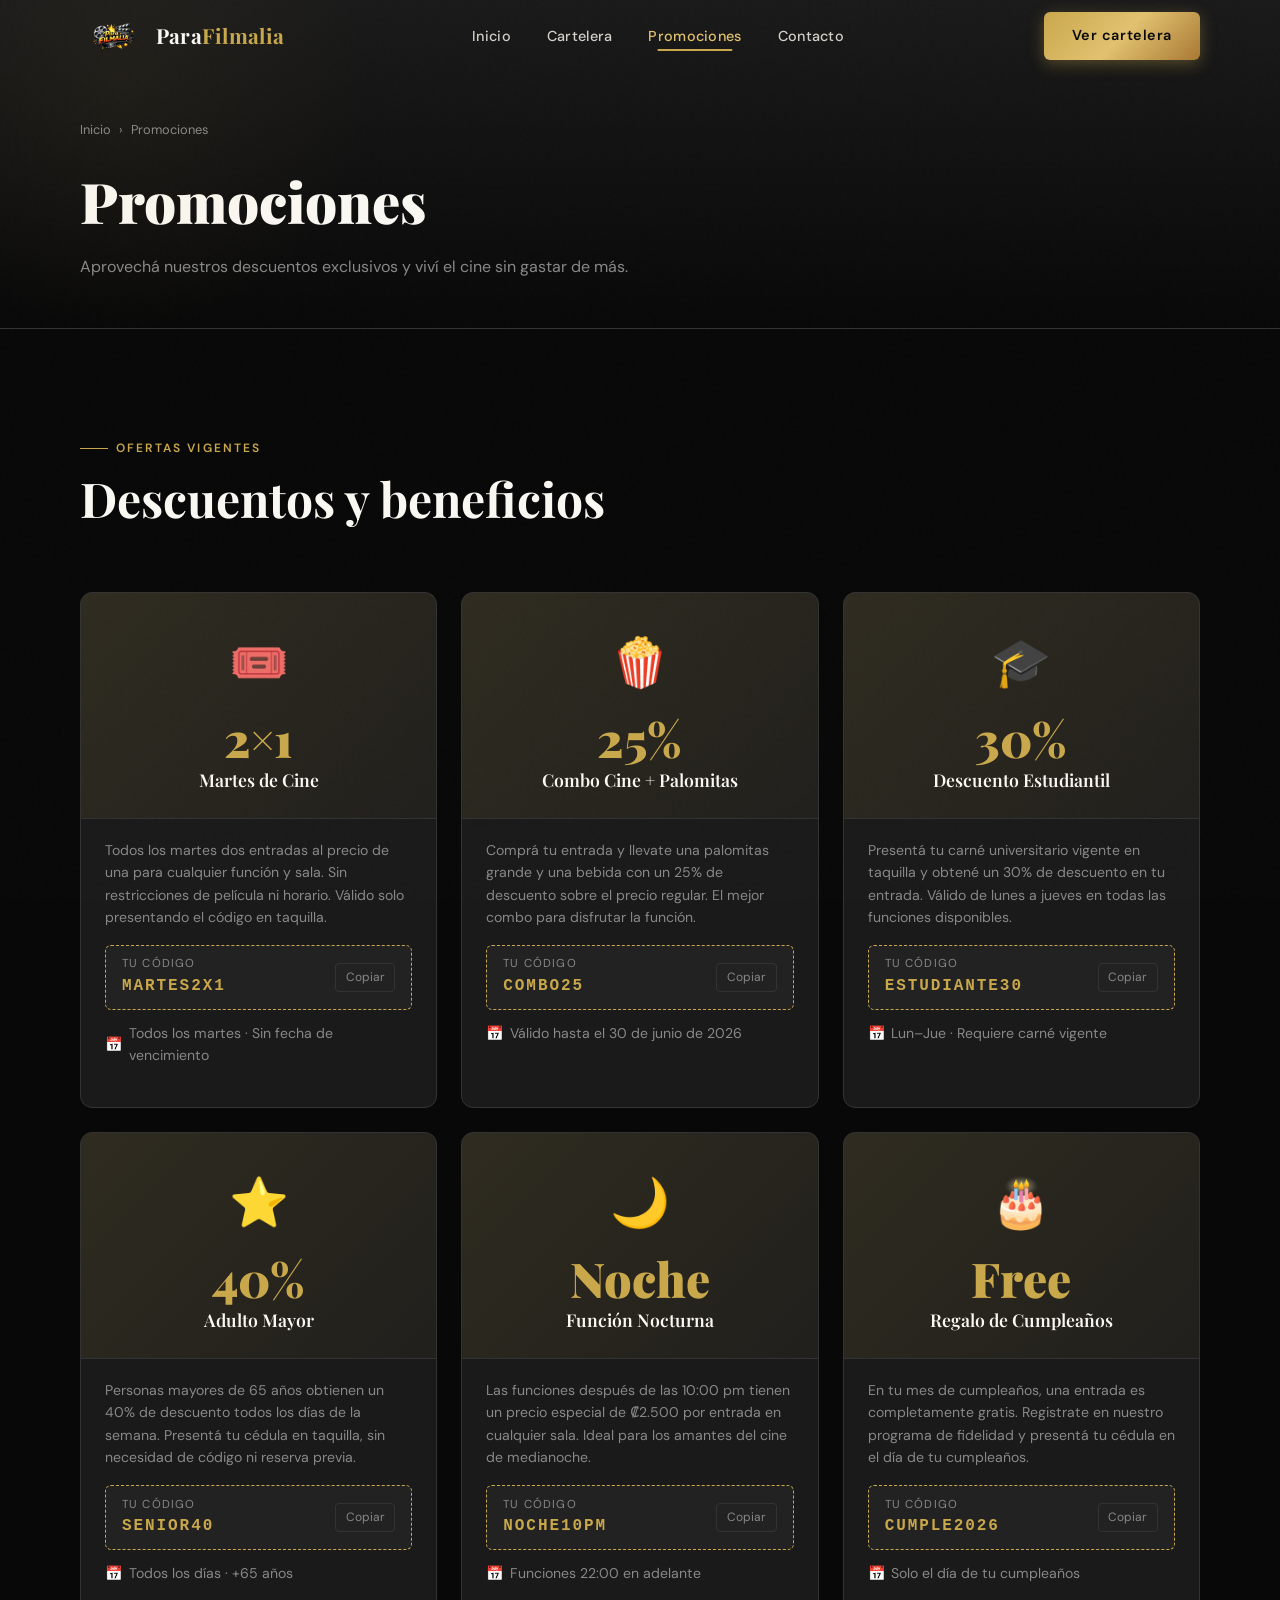
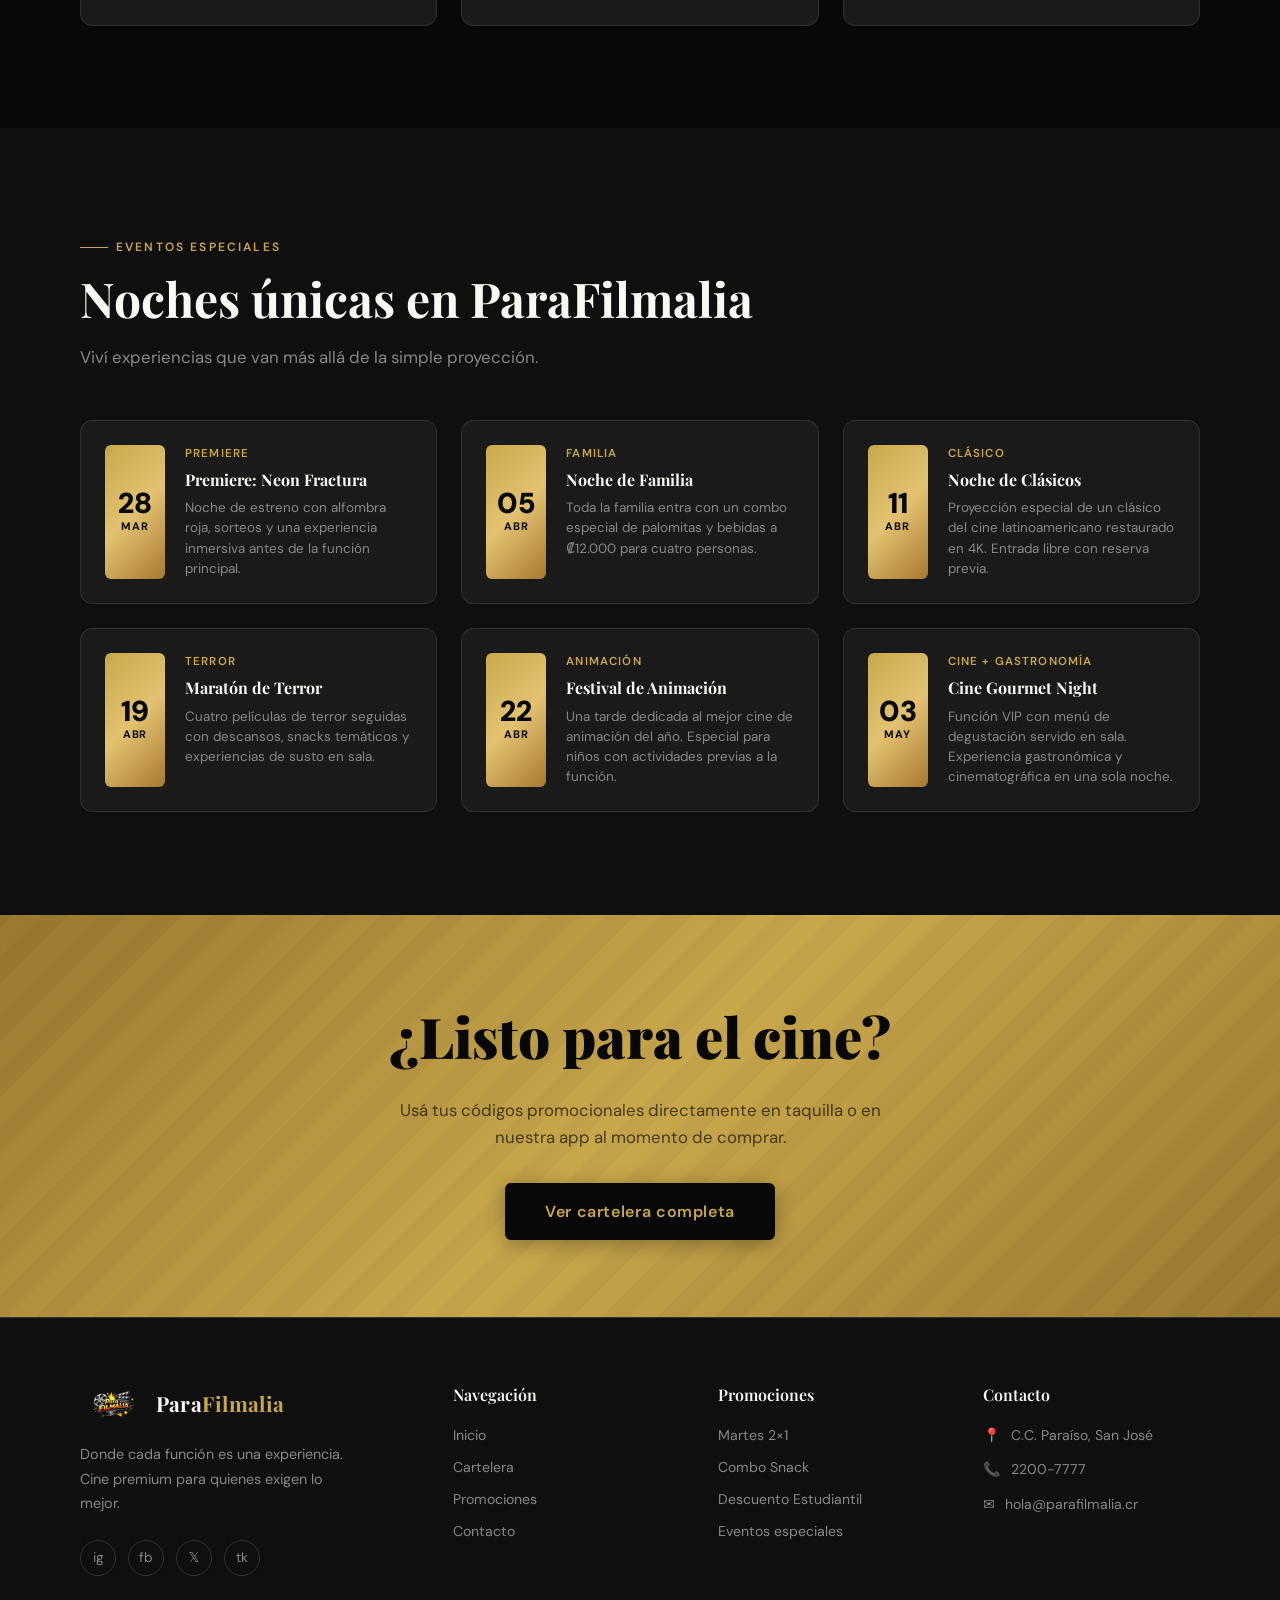
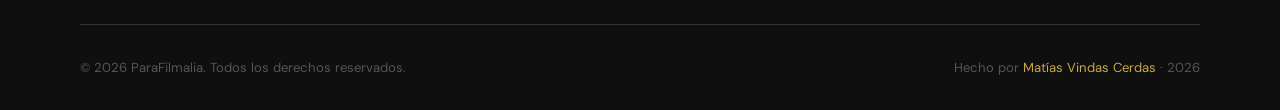
<file: promociones.html>
<!DOCTYPE html>
<html lang="es">
<head>
  <meta charset="UTF-8" />
  <meta name="viewport" content="width=device-width, initial-scale=1.0" />
  <meta name="description" content="Promociones de ParaFilmalia — Martes 2x1, combos, descuentos para estudiantes y eventos especiales." />
  <title>Promociones — ParaFilmalia</title>
  <link rel="stylesheet" href="css/styles.css" />
</head>
<body class="page-enter">

  <!-- ═══════════════════════════════════════ NAVBAR ══ -->
  <header>
    <nav class="navbar scrolled" id="navbar" aria-label="Navegación principal">
      <div class="container">
        <a href="index.html" class="nav-logo" aria-label="ParaFilmalia Inicio">
          <div class="nav-logo-fallback">
            <img src="assets/img/logo.png" alt="Logo de ParaFilmalia" class="nav-logo-img">
            <span class="nav-logo-text">Para<span>Filmalia</span></span>
          </div>
        </a>
        <ul class="nav-links" role="list">
          <li><a href="index.html" class="nav-link">Inicio</a></li>
          <li><a href="cartelera.html" class="nav-link">Cartelera</a></li>
          <li><a href="promociones.html" class="nav-link">Promociones</a></li>
          <li><a href="contacto.html" class="nav-link">Contacto</a></li>
        </ul>
        <a href="cartelera.html" class="btn btn-primary nav-cta">Ver cartelera</a>
        <button class="nav-hamburger" id="nav-hamburger" aria-label="Abrir menú" aria-expanded="false" aria-controls="nav-mobile">
          <span></span><span></span><span></span>
        </button>
      </div>
    </nav>
    <nav class="nav-mobile" id="nav-mobile" aria-label="Menú móvil">
      <a href="index.html" class="nav-link">Inicio</a>
      <a href="cartelera.html" class="nav-link">Cartelera</a>
      <a href="promociones.html" class="nav-link">Promociones</a>
      <a href="contacto.html" class="nav-link">Contacto</a>
      <a href="cartelera.html" class="btn btn-primary">Ver cartelera</a>
    </nav>
  </header>

  <main>

    <!-- ═══════════════════════════════════ PAGE HERO ══ -->
    <section class="page-hero" aria-labelledby="page-title">
      <div class="container">
        <nav class="breadcrumb" aria-label="Ruta de navegación">
          <a href="index.html">Inicio</a>
          <span aria-hidden="true">›</span>
          <span>Promociones</span>
        </nav>
        <h1 class="page-hero-title" id="page-title">Promociones</h1>
        <p class="page-hero-sub">Aprovechá nuestros descuentos exclusivos y viví el cine sin gastar de más.</p>
      </div>
    </section>

    <!-- ══════════════════════════════════ PROMO CARDS ══ -->
    <section class="section" aria-labelledby="promos-title">
      <div class="container">
        <div class="section-header">
          <div>
            <p class="section-label">Ofertas vigentes</p>
            <h2 class="section-title" id="promos-title">Descuentos y beneficios</h2>
          </div>
        </div>

        <div class="promos-grid">

          <!-- Martes 2x1 -->
          <article class="promo-card fade-in" aria-label="Promoción Martes 2x1">
            <div class="promo-card-header">
              <span class="promo-card-icon" aria-hidden="true">🎟️</span>
              <div class="promo-card-discount">2×1</div>
              <div class="promo-card-title">Martes de Cine</div>
            </div>
            <div class="promo-card-body">
              <p>Todos los martes dos entradas al precio de una para cualquier función y sala. Sin restricciones de película ni horario. Válido solo presentando el código en taquilla.</p>
              <div class="promo-code-box">
                <div>
                  <div class="promo-code-label">Tu código</div>
                  <div class="promo-code-value">MARTES2X1</div>
                </div>
                <button class="promo-copy-btn" aria-label="Copiar código MARTES2X1">Copiar</button>
              </div>
              <p class="promo-validity" aria-label="Válido todos los martes">
                <span aria-hidden="true">📅</span> Todos los martes · Sin fecha de vencimiento
              </p>
            </div>
          </article>

          <!-- Combo Cine + Palomitas -->
          <article class="promo-card fade-in" aria-label="Promoción Combo Cine + Palomitas">
            <div class="promo-card-header">
              <span class="promo-card-icon" aria-hidden="true">🍿</span>
              <div class="promo-card-discount">25%</div>
              <div class="promo-card-title">Combo Cine + Palomitas</div>
            </div>
            <div class="promo-card-body">
              <p>Comprá tu entrada y llevate una palomitas grande y una bebida con un 25% de descuento sobre el precio regular. El mejor combo para disfrutar la función.</p>
              <div class="promo-code-box">
                <div>
                  <div class="promo-code-label">Tu código</div>
                  <div class="promo-code-value">COMBO25</div>
                </div>
                <button class="promo-copy-btn" aria-label="Copiar código COMBO25">Copiar</button>
              </div>
              <p class="promo-validity">
                <span aria-hidden="true">📅</span> Válido hasta el 30 de junio de 2026
              </p>
            </div>
          </article>

          <!-- Descuento Estudiante -->
          <article class="promo-card fade-in" aria-label="Promoción Descuento Estudiantil">
            <div class="promo-card-header">
              <span class="promo-card-icon" aria-hidden="true">🎓</span>
              <div class="promo-card-discount">30%</div>
              <div class="promo-card-title">Descuento Estudiantil</div>
            </div>
            <div class="promo-card-body">
              <p>Presentá tu carné universitario vigente en taquilla y obtené un 30% de descuento en tu entrada. Válido de lunes a jueves en todas las funciones disponibles.</p>
              <div class="promo-code-box">
                <div>
                  <div class="promo-code-label">Tu código</div>
                  <div class="promo-code-value">ESTUDIANTE30</div>
                </div>
                <button class="promo-copy-btn" aria-label="Copiar código ESTUDIANTE30">Copiar</button>
              </div>
              <p class="promo-validity">
                <span aria-hidden="true">📅</span> Lun–Jue · Requiere carné vigente
              </p>
            </div>
          </article>

          <!-- Adulto Mayor -->
          <article class="promo-card fade-in" aria-label="Promoción Adulto Mayor">
            <div class="promo-card-header">
              <span class="promo-card-icon" aria-hidden="true">⭐</span>
              <div class="promo-card-discount">40%</div>
              <div class="promo-card-title">Adulto Mayor</div>
            </div>
            <div class="promo-card-body">
              <p>Personas mayores de 65 años obtienen un 40% de descuento todos los días de la semana. Presentá tu cédula en taquilla, sin necesidad de código ni reserva previa.</p>
              <div class="promo-code-box">
                <div>
                  <div class="promo-code-label">Tu código</div>
                  <div class="promo-code-value">SENIOR40</div>
                </div>
                <button class="promo-copy-btn" aria-label="Copiar código SENIOR40">Copiar</button>
              </div>
              <p class="promo-validity">
                <span aria-hidden="true">📅</span> Todos los días · +65 años
              </p>
            </div>
          </article>

          <!-- Noche Madrugadora -->
          <article class="promo-card fade-in" aria-label="Promoción Noche Madrugadora">
            <div class="promo-card-header">
              <span class="promo-card-icon" aria-hidden="true">🌙</span>
              <div class="promo-card-discount">Noche</div>
              <div class="promo-card-title">Función Nocturna</div>
            </div>
            <div class="promo-card-body">
              <p>Las funciones después de las 10:00 pm tienen un precio especial de ₡2.500 por entrada en cualquier sala. Ideal para los amantes del cine de medianoche.</p>
              <div class="promo-code-box">
                <div>
                  <div class="promo-code-label">Tu código</div>
                  <div class="promo-code-value">NOCHE10PM</div>
                </div>
                <button class="promo-copy-btn" aria-label="Copiar código NOCHE10PM">Copiar</button>
              </div>
              <p class="promo-validity">
                <span aria-hidden="true">📅</span> Funciones 22:00 en adelante
              </p>
            </div>
          </article>

          <!-- Cumpleaños -->
          <article class="promo-card fade-in" aria-label="Promoción Cumpleaños">
            <div class="promo-card-header">
              <span class="promo-card-icon" aria-hidden="true">🎂</span>
              <div class="promo-card-discount">Free</div>
              <div class="promo-card-title">Regalo de Cumpleaños</div>
            </div>
            <div class="promo-card-body">
              <p>En tu mes de cumpleaños, una entrada es completamente gratis. Registrate en nuestro programa de fidelidad y presentá tu cédula en el día de tu cumpleaños.</p>
              <div class="promo-code-box">
                <div>
                  <div class="promo-code-label">Tu código</div>
                  <div class="promo-code-value">CUMPLE2026</div>
                </div>
                <button class="promo-copy-btn" aria-label="Copiar código CUMPLE2026">Copiar</button>
              </div>
              <p class="promo-validity">
                <span aria-hidden="true">📅</span> Solo el día de tu cumpleaños
              </p>
            </div>
          </article>

        </div>
      </div>
    </section>

    <!-- ══════════════════════════════════ SPECIAL EVENTS ══ -->
    <section class="section" style="background:var(--deep)" aria-labelledby="events-title">
      <div class="container">
        <div class="section-header">
          <div>
            <p class="section-label">Eventos especiales</p>
            <h2 class="section-title" id="events-title">Noches únicas en ParaFilmalia</h2>
            <p class="section-subtitle">Viví experiencias que van más allá de la simple proyección.</p>
          </div>
        </div>

        <div class="events-grid">

          <article class="event-card fade-in">
            <div class="event-date-block" aria-label="Sábado 28 de marzo">
              <span class="day">28</span>
              <span class="month">Mar</span>
            </div>
            <div class="event-info">
              <div class="event-type">Premiere</div>
              <h3>Premiere: Neon Fractura</h3>
              <p>Noche de estreno con alfombra roja, sorteos y una experiencia inmersiva antes de la función principal.</p>
            </div>
          </article>

          <article class="event-card fade-in">
            <div class="event-date-block" aria-label="Domingo 5 de abril">
              <span class="day">05</span>
              <span class="month">Abr</span>
            </div>
            <div class="event-info">
              <div class="event-type">Familia</div>
              <h3>Noche de Familia</h3>
              <p>Toda la familia entra con un combo especial de palomitas y bebidas a ₡12.000 para cuatro personas.</p>
            </div>
          </article>

          <article class="event-card fade-in">
            <div class="event-date-block" aria-label="Viernes 11 de abril">
              <span class="day">11</span>
              <span class="month">Abr</span>
            </div>
            <div class="event-info">
              <div class="event-type">Clásico</div>
              <h3>Noche de Clásicos</h3>
              <p>Proyección especial de un clásico del cine latinoamericano restaurado en 4K. Entrada libre con reserva previa.</p>
            </div>
          </article>

          <article class="event-card fade-in">
            <div class="event-date-block" aria-label="Sábado 19 de abril">
              <span class="day">19</span>
              <span class="month">Abr</span>
            </div>
            <div class="event-info">
              <div class="event-type">Terror</div>
              <h3>Maratón de Terror</h3>
              <p>Cuatro películas de terror seguidas con descansos, snacks temáticos y experiencias de susto en sala.</p>
            </div>
          </article>

          <article class="event-card fade-in">
            <div class="event-date-block" aria-label="Martes 22 de abril">
              <span class="day">22</span>
              <span class="month">Abr</span>
            </div>
            <div class="event-info">
              <div class="event-type">Animación</div>
              <h3>Festival de Animación</h3>
              <p>Una tarde dedicada al mejor cine de animación del año. Especial para niños con actividades previas a la función.</p>
            </div>
          </article>

          <article class="event-card fade-in">
            <div class="event-date-block" aria-label="Sábado 3 de mayo">
              <span class="day">03</span>
              <span class="month">May</span>
            </div>
            <div class="event-info">
              <div class="event-type">Cine + Gastronomía</div>
              <h3>Cine Gourmet Night</h3>
              <p>Función VIP con menú de degustación servido en sala. Experiencia gastronómica y cinematográfica en una sola noche.</p>
            </div>
          </article>

        </div>
      </div>
    </section>

    <!-- ══════════════════════════════════ PROMO BANNER ══ -->
    <div class="promo-banner" role="complementary" aria-label="Llamada a la acción">
      <div class="container">
        <h2>¿Listo para el cine?</h2>
        <p>Usá tus códigos promocionales directamente en taquilla o en nuestra app al momento de comprar.</p>
        <a href="cartelera.html" class="btn btn-lg">Ver cartelera completa</a>
      </div>
    </div>

  </main>

  <!-- ═══════════════════════════════════════ FOOTER ══ -->
  <footer class="footer" aria-label="Pie de página">
    <div class="container">
      <div class="footer-grid">
        <div class="footer-brand">
          <a href="index.html" class="nav-logo">
            <div class="nav-logo-fallback">
              <img src="assets/img/logo.png" alt="Logo de ParaFilmalia" class="nav-logo-img">
              <span class="nav-logo-text">Para<span>Filmalia</span></span>
            </div>
          </a>
          <p>Donde cada función es una experiencia. Cine premium para quienes exigen lo mejor.</p>
          <div class="footer-social" aria-label="Redes sociales">
            <a href="#" class="social-link" aria-label="Instagram">ig</a>
            <a href="#" class="social-link" aria-label="Facebook">fb</a>
            <a href="#" class="social-link" aria-label="Twitter/X">𝕏</a>
            <a href="#" class="social-link" aria-label="TikTok">tk</a>
          </div>
        </div>
        <div class="footer-col">
          <h4>Navegación</h4>
          <ul>
            <li><a href="index.html">Inicio</a></li>
            <li><a href="cartelera.html">Cartelera</a></li>
            <li><a href="promociones.html">Promociones</a></li>
            <li><a href="contacto.html">Contacto</a></li>
          </ul>
        </div>
        <div class="footer-col">
          <h4>Promociones</h4>
          <ul>
            <li><a href="#promos-title">Martes 2×1</a></li>
            <li><a href="#promos-title">Combo Snack</a></li>
            <li><a href="#promos-title">Descuento Estudiantil</a></li>
            <li><a href="#events-title">Eventos especiales</a></li>
          </ul>
        </div>
        <div class="footer-col">
          <h4>Contacto</h4>
          <div class="footer-info-item"><span>📍</span><span>C.C. Paraíso, San José</span></div>
          <div class="footer-info-item"><span>📞</span><span>2200-7777</span></div>
          <div class="footer-info-item"><span>✉️</span><span>hola@parafilmalia.cr</span></div>
        </div>
      </div>
      <div class="footer-bottom">
        <p>© 2026 ParaFilmalia. Todos los derechos reservados.</p>
        <p class="footer-credit">Hecho por <span>Matías Vindas Cerdas</span> · 2026</p>
      </div>
    </div>
  </footer>

  <script src="js/main.js"></script>
</body>
</html>
</file>
<file: css/styles.css>
/* ============================================================
   ParaFilmalia — Main Stylesheet
   Author: Matías Vindas Cerdas · 2026
   ============================================================ */

@import url('https://fonts.googleapis.com/css2?family=Playfair+Display:ital,wght@0,400;0,600;0,700;0,900;1,400;1,700&family=DM+Sans:ital,opsz,wght@0,9..40,300;0,9..40,400;0,9..40,500;0,9..40,600;1,9..40,300&display=swap');

/* ─── CSS Variables ─────────────────────────────────────── */
:root {
  --black:       #080808;
  --deep:        #0f0f0f;
  --charcoal:    #1a1a1a;
  --surface:     #222222;
  --surface-2:   #2c2c2c;
  --border:      #333333;
  --muted:       #555555;
  --text-dim:    #888888;
  --text:        #d4d0c8;
  --text-bright: #f0ece0;
  --white:       #faf8f2;

  --gold:        #c9a84c;
  --gold-light:  #e2c270;
  --gold-dark:   #9a7830;
  --amber:       #d4891a;
  --red-accent:  #c0392b;

  --gradient-gold: linear-gradient(135deg, #c9a84c 0%, #e2c270 50%, #a87832 100%);
  --gradient-dark: linear-gradient(180deg, rgba(8,8,8,0) 0%, #080808 100%);
  --gradient-card: linear-gradient(180deg, transparent 40%, rgba(8,8,8,0.95) 100%);

  --shadow-sm:   0 2px 8px rgba(0,0,0,0.4);
  --shadow-md:   0 8px 24px rgba(0,0,0,0.6);
  --shadow-lg:   0 16px 48px rgba(0,0,0,0.8);
  --shadow-gold: 0 0 20px rgba(201,168,76,0.3);

  --radius-sm:   6px;
  --radius-md:   12px;
  --radius-lg:   20px;
  --radius-xl:   32px;

  --nav-h:       72px;
  --transition:  0.3s cubic-bezier(0.4, 0, 0.2, 1);
  --transition-slow: 0.6s cubic-bezier(0.4, 0, 0.2, 1);

  --font-display: 'Playfair Display', Georgia, serif;
  --font-body:    'DM Sans', system-ui, sans-serif;

  --container:   1200px;
  --gap:         clamp(1rem, 3vw, 2rem);
}

/* ─── Reset & Base ──────────────────────────────────────── */
*, *::before, *::after { box-sizing: border-box; margin: 0; padding: 0; }

html {
  scroll-behavior: smooth;
  font-size: 16px;
}

body {
  font-family: var(--font-body);
  background-color: var(--black);
  color: var(--text);
  line-height: 1.6;
  overflow-x: hidden;
  -webkit-font-smoothing: antialiased;
}

/* Film grain overlay */
body::before {
  content: '';
  position: fixed;
  inset: 0;
  background-image: url("data:image/svg+xml,%3Csvg viewBox='0 0 256 256' xmlns='http://www.w3.org/2000/svg'%3E%3Cfilter id='noise'%3E%3CfeTurbulence type='fractalNoise' baseFrequency='0.9' numOctaves='4' stitchTiles='stitch'/%3E%3C/filter%3E%3Crect width='100%25' height='100%25' filter='url(%23noise)' opacity='0.04'/%3E%3C/svg%3E");
  pointer-events: none;
  z-index: 9999;
  opacity: 0.4;
}

img { max-width: 100%; display: block; }
a { color: inherit; text-decoration: none; }
ul { list-style: none; }
button { cursor: pointer; border: none; background: none; font: inherit; }
input, textarea, select { font: inherit; }

/* ─── Utility ────────────────────────────────────────────── */
.container { max-width: var(--container); margin: 0 auto; padding: 0 clamp(1rem, 4vw, 2.5rem); }
.sr-only { position: absolute; width: 1px; height: 1px; overflow: hidden; clip: rect(0,0,0,0); }

.section { padding: clamp(3rem, 8vw, 7rem) 0; }
.section--tight { padding: clamp(2rem, 5vw, 4rem) 0; }

.section-label {
  display: inline-flex;
  align-items: center;
  gap: 0.5rem;
  font-size: 0.75rem;
  font-weight: 600;
  letter-spacing: 0.18em;
  text-transform: uppercase;
  color: var(--gold);
  margin-bottom: 0.75rem;
}
.section-label::before {
  content: '';
  display: inline-block;
  width: 28px;
  height: 1px;
  background: var(--gold);
}

.section-title {
  font-family: var(--font-display);
  font-size: clamp(1.8rem, 4vw, 3rem);
  font-weight: 700;
  color: var(--white);
  line-height: 1.2;
  margin-bottom: 1rem;
}

.section-subtitle {
  font-size: 1.05rem;
  color: var(--text-dim);
  max-width: 540px;
  line-height: 1.7;
}

.section-header {
  display: flex;
  align-items: flex-end;
  justify-content: space-between;
  gap: 1rem;
  margin-bottom: clamp(2rem, 4vw, 3rem);
  flex-wrap: wrap;
}

/* ─── Buttons ─────────────────────────────────────────────── */
.btn {
  display: inline-flex;
  align-items: center;
  gap: 0.5rem;
  padding: 0.75rem 1.75rem;
  border-radius: var(--radius-sm);
  font-size: 0.9rem;
  font-weight: 600;
  letter-spacing: 0.04em;
  transition: var(--transition);
  position: relative;
  overflow: hidden;
}

.btn::after {
  content: '';
  position: absolute;
  inset: 0;
  background: rgba(255,255,255,0.08);
  opacity: 0;
  transition: var(--transition);
}

.btn:hover::after { opacity: 1; }
.btn:focus-visible { outline: 2px solid var(--gold); outline-offset: 3px; }
.btn:active { transform: scale(0.97); }

.btn-primary {
  background: var(--gradient-gold);
  color: var(--black);
  box-shadow: 0 4px 16px rgba(201,168,76,0.35);
}
.btn-primary:hover { box-shadow: 0 6px 24px rgba(201,168,76,0.5); transform: translateY(-1px); }

.btn-secondary {
  background: transparent;
  color: var(--gold);
  border: 1.5px solid var(--gold);
}
.btn-secondary:hover { background: rgba(201,168,76,0.08); }

.btn-ghost {
  background: rgba(255,255,255,0.06);
  color: var(--text-bright);
  border: 1px solid var(--border);
  backdrop-filter: blur(8px);
}
.btn-ghost:hover { background: rgba(255,255,255,0.1); border-color: var(--gold); color: var(--gold); }

.btn-sm { padding: 0.5rem 1.1rem; font-size: 0.8rem; }
.btn-lg { padding: 1rem 2.5rem; font-size: 1rem; }

/* ─── Navigation ──────────────────────────────────────────── */
.navbar {
  position: fixed;
  top: 0;
  left: 0;
  right: 0;
  z-index: 1000;
  height: var(--nav-h);
  display: flex;
  align-items: center;
  transition: var(--transition);
}

.navbar.scrolled {
  background: rgba(8,8,8,0.88);
  backdrop-filter: blur(20px) saturate(1.4);
  border-bottom: 1px solid rgba(201,168,76,0.15);
  box-shadow: 0 4px 32px rgba(0,0,0,0.5);
}

.navbar .container {
  display: flex;
  align-items: center;
  justify-content: space-between;
  width: 100%;
}

.nav-logo {
  display: flex;
  align-items: center;
  gap: 0.75rem;
  text-decoration: none;
}

.nav-logo-img {
  height: 44px;
  width: auto;
  object-fit: contain;
}

.nav-logo-fallback {
  display: flex;
  align-items: center;
  gap: 0.6rem;
}

.nav-logo-icon {
  width: 40px;
  height: 40px;
  background: var(--gradient-gold);
  border-radius: 8px;
  display: flex;
  align-items: center;
  justify-content: center;
  font-size: 1.2rem;
}

.nav-logo-text {
  font-family: var(--font-display);
  font-size: 1.3rem;
  font-weight: 700;
  color: var(--white);
  letter-spacing: 0.02em;
}

.nav-logo-text span {
  color: var(--gold);
}

.nav-links {
  display: flex;
  align-items: center;
  gap: 0.25rem;
}

.nav-link {
  padding: 0.5rem 1rem;
  font-size: 0.9rem;
  font-weight: 500;
  color: var(--text);
  border-radius: var(--radius-sm);
  transition: var(--transition);
  position: relative;
  letter-spacing: 0.02em;
}

.nav-link::after {
  content: '';
  position: absolute;
  bottom: 2px;
  left: 50%;
  transform: translateX(-50%);
  width: 0;
  height: 2px;
  background: var(--gold);
  border-radius: 2px;
  transition: var(--transition);
}

.nav-link:hover,
.nav-link.active {
  color: var(--gold-light);
}

.nav-link:hover::after,
.nav-link.active::after {
  width: 60%;
}

.nav-cta { margin-left: 0.75rem; }

.nav-hamburger {
  display: none;
  flex-direction: column;
  gap: 5px;
  padding: 8px;
  cursor: pointer;
  border-radius: var(--radius-sm);
  transition: var(--transition);
}

.nav-hamburger:hover { background: rgba(255,255,255,0.06); }

.nav-hamburger span {
  display: block;
  width: 24px;
  height: 2px;
  background: var(--text-bright);
  border-radius: 2px;
  transition: var(--transition);
}

.nav-hamburger.open span:nth-child(1) { transform: translateY(7px) rotate(45deg); }
.nav-hamburger.open span:nth-child(2) { opacity: 0; transform: scaleX(0); }
.nav-hamburger.open span:nth-child(3) { transform: translateY(-7px) rotate(-45deg); }

.nav-mobile {
  display: none;
  position: fixed;
  top: var(--nav-h);
  left: 0;
  right: 0;
  background: rgba(10,10,10,0.97);
  backdrop-filter: blur(24px);
  border-bottom: 1px solid var(--border);
  padding: 1.5rem;
  flex-direction: column;
  gap: 0.5rem;
  z-index: 999;
  transform: translateY(-10px);
  opacity: 0;
  pointer-events: none;
  transition: var(--transition);
}

.nav-mobile.open {
  display: flex;
  transform: translateY(0);
  opacity: 1;
  pointer-events: all;
}

.nav-mobile .nav-link {
  padding: 0.85rem 1rem;
  border-radius: var(--radius-md);
  font-size: 1rem;
  border: 1px solid transparent;
}

.nav-mobile .nav-link:hover { background: rgba(201,168,76,0.08); border-color: rgba(201,168,76,0.2); }
.nav-mobile .btn { width: 100%; justify-content: center; margin-top: 0.5rem; }

/* ─── Footer ──────────────────────────────────────────────── */
.footer {
  background: var(--deep);
  border-top: 1px solid var(--border);
  padding: 4rem 0 2rem;
}

.footer-grid {
  display: grid;
  grid-template-columns: 1.5fr repeat(3, 1fr);
  gap: 3rem;
  padding-bottom: 3rem;
  border-bottom: 1px solid var(--border);
  margin-bottom: 2rem;
}

.footer-brand .nav-logo { margin-bottom: 1rem; }
.footer-brand p {
  font-size: 0.9rem;
  color: var(--text-dim);
  line-height: 1.7;
  max-width: 280px;
  margin-bottom: 1.5rem;
}

.footer-social {
  display: flex;
  gap: 0.75rem;
}

.social-link {
  width: 36px;
  height: 36px;
  border-radius: 50%;
  border: 1px solid var(--border);
  display: flex;
  align-items: center;
  justify-content: center;
  font-size: 0.85rem;
  color: var(--text-dim);
  transition: var(--transition);
}

.social-link:hover {
  border-color: var(--gold);
  color: var(--gold);
  background: rgba(201,168,76,0.08);
}

.footer-col h4 {
  font-family: var(--font-display);
  font-size: 1rem;
  font-weight: 600;
  color: var(--white);
  margin-bottom: 1rem;
}

.footer-col ul { display: flex; flex-direction: column; gap: 0.6rem; }
.footer-col ul li a {
  font-size: 0.88rem;
  color: var(--text-dim);
  transition: var(--transition);
  display: flex;
  align-items: center;
  gap: 0.4rem;
}
.footer-col ul li a:hover { color: var(--gold); }

.footer-info-item {
  display: flex;
  align-items: flex-start;
  gap: 0.6rem;
  font-size: 0.88rem;
  color: var(--text-dim);
  margin-bottom: 0.75rem;
}

.footer-info-item strong { color: var(--text); }

.footer-bottom {
  display: flex;
  align-items: center;
  justify-content: space-between;
  gap: 1rem;
  flex-wrap: wrap;
}

.footer-bottom p {
  font-size: 0.82rem;
  color: var(--muted);
}

.footer-credit {
  font-size: 0.82rem;
  color: var(--text-dim);
}

.footer-credit span { color: var(--gold); }

/* ─── Movie Cards ─────────────────────────────────────────── */
.movies-grid {
  display: grid;
  grid-template-columns: repeat(auto-fill, minmax(220px, 1fr));
  gap: 1.5rem;
}

.movie-card {
  background: var(--charcoal);
  border-radius: var(--radius-md);
  overflow: hidden;
  border: 1px solid var(--border);
  transition: var(--transition);
  position: relative;
  cursor: pointer;
}

.movie-card:hover {
  border-color: rgba(201,168,76,0.4);
  transform: translateY(-6px);
  box-shadow: var(--shadow-lg), var(--shadow-gold);
}

.movie-card-poster {
  position: relative;
  aspect-ratio: 2/3;
  overflow: hidden;
  background: var(--surface);
}

.movie-card-poster img {
  width: 100%;
  height: 100%;
  object-fit: cover;
  transition: var(--transition-slow);
}

.movie-card:hover .movie-card-poster img { transform: scale(1.06); }

.movie-card-poster-fallback {
  position: absolute;
  inset: 0;
  display: flex;
  flex-direction: column;
  align-items: center;
  justify-content: center;
  background: linear-gradient(135deg, var(--surface) 0%, var(--charcoal) 100%);
  gap: 0.5rem;
  font-size: 3rem;
  color: var(--muted);
}

.movie-card-overlay {
  position: absolute;
  inset: 0;
  background: var(--gradient-card);
  opacity: 0;
  transition: var(--transition);
  display: flex;
  align-items: flex-end;
  justify-content: center;
  padding: 1.5rem;
}

.movie-card:hover .movie-card-overlay { opacity: 1; }

.movie-badge {
  position: absolute;
  top: 0.75rem;
  right: 0.75rem;
  background: var(--gradient-gold);
  color: var(--black);
  font-size: 0.72rem;
  font-weight: 700;
  padding: 0.2rem 0.55rem;
  border-radius: 4px;
  letter-spacing: 0.04em;
  text-transform: uppercase;
}

.movie-badge-estreno {
  background: linear-gradient(135deg, var(--red-accent), #e74c3c);
  color: var(--white);
}

.movie-card-body {
  padding: 1rem 1.1rem 1.2rem;
}

.movie-card-genre {
  font-size: 0.72rem;
  font-weight: 600;
  letter-spacing: 0.12em;
  text-transform: uppercase;
  color: var(--gold);
  margin-bottom: 0.4rem;
}

.movie-card-title {
  font-family: var(--font-display);
  font-size: 1rem;
  font-weight: 600;
  color: var(--white);
  line-height: 1.3;
  margin-bottom: 0.6rem;
  display: -webkit-box;
  -webkit-line-clamp: 2;
  -webkit-box-orient: vertical;
  overflow: hidden;
}

.movie-card-meta {
  display: flex;
  align-items: center;
  justify-content: space-between;
  font-size: 0.8rem;
  color: var(--text-dim);
  margin-bottom: 0.9rem;
  gap: 0.5rem;
  flex-wrap: wrap;
}

.movie-card-rating {
  display: flex;
  align-items: center;
  gap: 0.3rem;
  color: var(--gold);
  font-weight: 600;
  font-size: 0.82rem;
}

/* ─── Hero ────────────────────────────────────────────────── */
.hero {
  position: relative;
  min-height: 100svh;
  display: flex;
  align-items: center;
  overflow: hidden;
}

.hero-bg {
  position: absolute;
  inset: 0;
  z-index: 0;
}

.hero-bg-img {
  width: 100%;
  height: 100%;
  object-fit: cover;
  object-position: center 30%;
}

.hero-bg-fallback {
  width: 100%;
  height: 100%;
  background: linear-gradient(135deg, #0f0f14 0%, #1a1208 50%, #0f0f0f 100%);
}

.hero-overlay {
  position: absolute;
  inset: 0;
  background: linear-gradient(
    105deg,
    rgba(8,8,8,0.92) 0%,
    rgba(8,8,8,0.7) 55%,
    rgba(8,8,8,0.3) 100%
  );
}

.hero-content {
  position: relative;
  z-index: 1;
  max-width: 700px;
  padding-top: var(--nav-h);
}

.hero-label {
  display: inline-flex;
  align-items: center;
  gap: 0.6rem;
  background: rgba(201,168,76,0.12);
  border: 1px solid rgba(201,168,76,0.3);
  color: var(--gold-light);
  font-size: 0.78rem;
  font-weight: 600;
  letter-spacing: 0.14em;
  text-transform: uppercase;
  padding: 0.4rem 1rem;
  border-radius: 100px;
  margin-bottom: 1.5rem;
  animation: fadeInUp 0.6s ease both;
}

.hero-title {
  font-family: var(--font-display);
  font-size: clamp(2.5rem, 7vw, 5.5rem);
  font-weight: 900;
  color: var(--white);
  line-height: 1.06;
  margin-bottom: 1.25rem;
  animation: fadeInUp 0.6s 0.1s ease both;
}

.hero-title em {
  font-style: italic;
  color: var(--gold-light);
  display: block;
}

.hero-sub {
  font-size: clamp(1rem, 2vw, 1.15rem);
  color: var(--text);
  line-height: 1.7;
  margin-bottom: 2.5rem;
  max-width: 500px;
  animation: fadeInUp 0.6s 0.2s ease both;
}

.hero-actions {
  display: flex;
  gap: 1rem;
  flex-wrap: wrap;
  animation: fadeInUp 0.6s 0.3s ease both;
}

.hero-scroll {
  position: absolute;
  bottom: 2.5rem;
  left: 50%;
  transform: translateX(-50%);
  display: flex;
  flex-direction: column;
  align-items: center;
  gap: 0.5rem;
  color: var(--text-dim);
  font-size: 0.75rem;
  letter-spacing: 0.1em;
  text-transform: uppercase;
  animation: fadeIn 1s 0.8s ease both;
  z-index: 1;
}

.hero-scroll-line {
  width: 1px;
  height: 48px;
  background: linear-gradient(to bottom, var(--gold), transparent);
  animation: scrollPulse 2s ease infinite;
}

/* ─── Info Strip ─────────────────────────────────────────── */
.info-strip {
  background: var(--charcoal);
  border-top: 1px solid var(--border);
  border-bottom: 1px solid var(--border);
  padding: 1.25rem 0;
}

.info-strip-inner {
  display: flex;
  align-items: center;
  justify-content: center;
  gap: 3rem;
  flex-wrap: wrap;
}

.info-strip-item {
  display: flex;
  align-items: center;
  gap: 0.6rem;
  font-size: 0.85rem;
  color: var(--text-dim);
}

.info-strip-item .icon { color: var(--gold); font-size: 1rem; }
.info-strip-item strong { color: var(--text); }

/* ─── Featured Section ────────────────────────────────────── */
.featured-section { background: var(--black); }
.upcoming-section { background: var(--deep); }
.experience-section { background: var(--black); }

/* ─── Experience Cards ────────────────────────────────────── */
.experience-grid {
  display: grid;
  grid-template-columns: repeat(auto-fit, minmax(200px, 1fr));
  gap: 1.5rem;
}

.experience-card {
  background: var(--charcoal);
  border: 1px solid var(--border);
  border-radius: var(--radius-md);
  padding: 2rem 1.5rem;
  text-align: center;
  transition: var(--transition);
  position: relative;
  overflow: hidden;
}

.experience-card::before {
  content: '';
  position: absolute;
  top: 0;
  left: 0;
  right: 0;
  height: 3px;
  background: var(--gradient-gold);
  transform: scaleX(0);
  transition: var(--transition);
}

.experience-card:hover {
  border-color: rgba(201,168,76,0.3);
  transform: translateY(-4px);
  box-shadow: var(--shadow-md);
}

.experience-card:hover::before { transform: scaleX(1); }

.experience-icon {
  font-size: 2.5rem;
  margin-bottom: 1rem;
  display: block;
}

.experience-card h3 {
  font-family: var(--font-display);
  font-size: 1.1rem;
  color: var(--white);
  margin-bottom: 0.5rem;
}

.experience-card p {
  font-size: 0.85rem;
  color: var(--text-dim);
  line-height: 1.6;
}

/* ─── Testimonials ────────────────────────────────────────── */
.testimonials-section { background: var(--deep); }

.testimonials-grid {
  display: grid;
  grid-template-columns: repeat(auto-fit, minmax(280px, 1fr));
  gap: 1.5rem;
}

.testimonial-card {
  background: var(--charcoal);
  border: 1px solid var(--border);
  border-radius: var(--radius-md);
  padding: 2rem;
  position: relative;
}

.testimonial-card::before {
  content: '"';
  font-family: var(--font-display);
  font-size: 5rem;
  color: var(--gold);
  opacity: 0.15;
  position: absolute;
  top: 0.5rem;
  left: 1.5rem;
  line-height: 1;
}

.testimonial-text {
  font-style: italic;
  color: var(--text);
  line-height: 1.7;
  margin-bottom: 1.25rem;
  font-size: 0.95rem;
  position: relative;
  z-index: 1;
}

.testimonial-author {
  display: flex;
  align-items: center;
  gap: 0.75rem;
}

.testimonial-avatar {
  width: 42px;
  height: 42px;
  border-radius: 50%;
  background: var(--gradient-gold);
  display: flex;
  align-items: center;
  justify-content: center;
  font-weight: 700;
  font-size: 0.9rem;
  color: var(--black);
  flex-shrink: 0;
}

.testimonial-info { display: flex; flex-direction: column; }
.testimonial-name { font-weight: 600; font-size: 0.9rem; color: var(--white); }
.testimonial-stars { color: var(--gold); font-size: 0.8rem; letter-spacing: 0.1em; }

/* ─── Promo Banner ────────────────────────────────────────── */
.promo-banner {
  background: linear-gradient(135deg, var(--gold-dark) 0%, var(--gold) 50%, var(--gold-dark) 100%);
  padding: clamp(3rem, 6vw, 5rem) 0;
  position: relative;
  overflow: hidden;
  text-align: center;
}

.promo-banner::before {
  content: '';
  position: absolute;
  inset: 0;
  background: repeating-linear-gradient(
    -45deg,
    transparent,
    transparent 20px,
    rgba(0,0,0,0.03) 20px,
    rgba(0,0,0,0.03) 40px
  );
}

.promo-banner .container { position: relative; }

.promo-banner h2 {
  font-family: var(--font-display);
  font-size: clamp(2rem, 5vw, 3.5rem);
  font-weight: 900;
  color: var(--black);
  margin-bottom: 1rem;
}

.promo-banner p {
  font-size: 1.05rem;
  color: rgba(0,0,0,0.65);
  margin-bottom: 2rem;
  max-width: 500px;
  margin-left: auto;
  margin-right: auto;
}

.promo-banner .btn {
  background: var(--black);
  color: var(--gold);
  box-shadow: 0 4px 20px rgba(0,0,0,0.3);
}

.promo-banner .btn:hover { background: var(--deep); transform: translateY(-2px); }

/* ─── Cartelera Filters ───────────────────────────────────── */
.filters-bar {
  background: var(--charcoal);
  border: 1px solid var(--border);
  border-radius: var(--radius-md);
  padding: 1.5rem;
  margin-bottom: 2rem;
  display: flex;
  gap: 1.5rem;
  flex-wrap: wrap;
  align-items: flex-end;
}

.filter-group { display: flex; flex-direction: column; gap: 0.5rem; }
.filter-group label { font-size: 0.78rem; font-weight: 600; letter-spacing: 0.1em; text-transform: uppercase; color: var(--text-dim); }

.filter-input {
  background: var(--surface);
  border: 1px solid var(--border);
  border-radius: var(--radius-sm);
  color: var(--text);
  padding: 0.65rem 1rem;
  font-size: 0.9rem;
  transition: var(--transition);
  min-width: 200px;
}

.filter-input:focus { outline: none; border-color: var(--gold); box-shadow: 0 0 0 3px rgba(201,168,76,0.12); }
.filter-input::placeholder { color: var(--muted); }

.filter-select {
  background: var(--surface);
  border: 1px solid var(--border);
  border-radius: var(--radius-sm);
  color: var(--text);
  padding: 0.65rem 2rem 0.65rem 1rem;
  font-size: 0.9rem;
  transition: var(--transition);
  appearance: none;
  background-image: url("data:image/svg+xml,%3Csvg xmlns='http://www.w3.org/2000/svg' width='12' height='8' viewBox='0 0 12 8'%3E%3Cpath d='M1 1l5 5 5-5' stroke='%23888' stroke-width='1.5' fill='none' stroke-linecap='round'/%3E%3C/svg%3E");
  background-repeat: no-repeat;
  background-position: right 0.8rem center;
  cursor: pointer;
}

.filter-select:focus { outline: none; border-color: var(--gold); }

.genre-chips {
  display: flex;
  gap: 0.5rem;
  flex-wrap: wrap;
}

.genre-chip {
  padding: 0.4rem 1rem;
  border-radius: 100px;
  font-size: 0.8rem;
  font-weight: 500;
  border: 1px solid var(--border);
  color: var(--text-dim);
  background: var(--surface);
  cursor: pointer;
  transition: var(--transition);
}

.genre-chip:hover { border-color: rgba(201,168,76,0.4); color: var(--gold); }
.genre-chip.active { background: rgba(201,168,76,0.15); border-color: var(--gold); color: var(--gold); font-weight: 600; }

.empty-state {
  grid-column: 1 / -1;
  text-align: center;
  padding: 5rem 2rem;
  color: var(--text-dim);
}

.empty-state .empty-icon { font-size: 4rem; margin-bottom: 1rem; opacity: 0.4; }
.empty-state h3 { font-family: var(--font-display); color: var(--text); margin-bottom: 0.5rem; }

/* ─── Movie Detail Page ───────────────────────────────────── */
.detail-hero {
  position: relative;
  min-height: 70vh;
  display: flex;
  align-items: flex-end;
  overflow: hidden;
  padding-top: var(--nav-h);
}

.detail-hero-bg {
  position: absolute;
  inset: 0;
  background-size: cover;
  background-position: center 20%;
  filter: blur(3px) brightness(0.4);
  transform: scale(1.05);
}

.detail-hero-overlay {
  position: absolute;
  inset: 0;
  background: linear-gradient(
    to top,
    var(--black) 0%,
    rgba(8,8,8,0.7) 50%,
    rgba(8,8,8,0.2) 100%
  );
}

.detail-hero-content {
  position: relative;
  z-index: 1;
  display: grid;
  grid-template-columns: 240px 1fr;
  gap: 3rem;
  align-items: end;
  padding: 3rem 0;
}

.detail-poster {
  border-radius: var(--radius-md);
  overflow: hidden;
  box-shadow: var(--shadow-lg);
  border: 2px solid rgba(201,168,76,0.2);
  aspect-ratio: 2/3;
  background: var(--surface);
}

.detail-poster img { width: 100%; height: 100%; object-fit: cover; }

.detail-meta-badges {
  display: flex;
  gap: 0.5rem;
  flex-wrap: wrap;
  margin-bottom: 1rem;
}

.meta-badge {
  padding: 0.25rem 0.75rem;
  border-radius: 4px;
  font-size: 0.75rem;
  font-weight: 600;
  letter-spacing: 0.06em;
  text-transform: uppercase;
}

.meta-badge-genre { background: rgba(201,168,76,0.15); color: var(--gold); border: 1px solid rgba(201,168,76,0.3); }
.meta-badge-rating { background: rgba(192,57,43,0.15); color: #e74c3c; border: 1px solid rgba(192,57,43,0.3); }

.detail-title {
  font-family: var(--font-display);
  font-size: clamp(2rem, 5vw, 3.5rem);
  font-weight: 900;
  color: var(--white);
  line-height: 1.1;
  margin-bottom: 1rem;
}

.detail-info-row {
  display: flex;
  gap: 1.5rem;
  flex-wrap: wrap;
  font-size: 0.9rem;
  color: var(--text-dim);
  margin-bottom: 1.25rem;
  align-items: center;
}

.detail-info-row span { display: flex; align-items: center; gap: 0.3rem; }
.detail-info-row .star { color: var(--gold); }

.detail-synopsis {
  font-size: 1rem;
  color: var(--text);
  line-height: 1.75;
  max-width: 620px;
  margin-bottom: 1.5rem;
}

.detail-actions { display: flex; gap: 1rem; flex-wrap: wrap; }

/* ─── Showtimes ───────────────────────────────────────────── */
.showtime-section { background: var(--deep); }

.showtime-date-tabs {
  display: flex;
  gap: 0.5rem;
  overflow-x: auto;
  margin-bottom: 2rem;
  padding-bottom: 0.5rem;
  scrollbar-width: thin;
  scrollbar-color: var(--border) transparent;
}

.showtime-tab {
  flex-shrink: 0;
  display: flex;
  flex-direction: column;
  align-items: center;
  gap: 0.15rem;
  padding: 0.75rem 1.25rem;
  border-radius: var(--radius-sm);
  border: 1px solid var(--border);
  cursor: pointer;
  transition: var(--transition);
  background: var(--charcoal);
}

.showtime-tab:hover { border-color: rgba(201,168,76,0.4); }
.showtime-tab.active { border-color: var(--gold); background: rgba(201,168,76,0.1); }

.showtime-tab-day { font-size: 0.72rem; text-transform: uppercase; letter-spacing: 0.08em; color: var(--text-dim); }
.showtime-tab-date { font-size: 1.4rem; font-weight: 700; color: var(--white); font-family: var(--font-display); }
.showtime-tab.active .showtime-tab-day { color: var(--gold); }
.showtime-tab.active .showtime-tab-date { color: var(--gold); }

.showtime-slots {
  display: flex;
  gap: 0.75rem;
  flex-wrap: wrap;
}

.showtime-slot {
  padding: 0.65rem 1.4rem;
  border-radius: var(--radius-sm);
  border: 1px solid var(--border);
  background: var(--charcoal);
  cursor: pointer;
  transition: var(--transition);
  text-align: center;
}

.showtime-slot:hover { border-color: var(--gold); color: var(--gold); }
.showtime-slot.selected { background: rgba(201,168,76,0.15); border-color: var(--gold); color: var(--gold); font-weight: 600; }
.showtime-slot.disabled { opacity: 0.35; cursor: not-allowed; pointer-events: none; }

.showtime-slot .slot-time { display: block; font-size: 1rem; font-weight: 600; color: var(--white); }
.showtime-slot.selected .slot-time { color: var(--gold); }
.showtime-slot .slot-format { display: block; font-size: 0.72rem; color: var(--text-dim); margin-top: 0.1rem; }

/* ─── Seat Map ────────────────────────────────────────────── */
.seat-section { background: var(--black); }

.screen-label {
  text-align: center;
  margin-bottom: 2.5rem;
}

.screen-bar {
  height: 6px;
  background: linear-gradient(90deg, transparent 0%, var(--gold) 20%, var(--gold-light) 50%, var(--gold) 80%, transparent 100%);
  border-radius: 3px;
  margin: 0 auto 0.5rem;
  max-width: 500px;
  box-shadow: 0 0 20px rgba(201,168,76,0.5);
}

.screen-text {
  font-size: 0.78rem;
  letter-spacing: 0.2em;
  text-transform: uppercase;
  color: var(--text-dim);
}

.seat-map {
  display: flex;
  flex-direction: column;
  gap: 0.5rem;
  align-items: center;
  margin-bottom: 2rem;
  overflow-x: auto;
  padding: 1rem;
}

.seat-row {
  display: flex;
  align-items: center;
  gap: 0.35rem;
}

.seat-row-label {
  width: 20px;
  text-align: center;
  font-size: 0.72rem;
  color: var(--muted);
  font-weight: 600;
  flex-shrink: 0;
}

.seat {
  width: 32px;
  height: 28px;
  border-radius: 5px 5px 2px 2px;
  border: 1px solid var(--border);
  background: var(--surface);
  cursor: pointer;
  transition: var(--transition);
  display: flex;
  align-items: center;
  justify-content: center;
  font-size: 0.6rem;
  color: transparent;
  flex-shrink: 0;
}

.seat:hover:not(.occupied) { border-color: var(--gold); background: rgba(201,168,76,0.15); }
.seat.selected { background: var(--gold); border-color: var(--gold-dark); color: var(--black); }
.seat.occupied { background: var(--surface-2); border-color: var(--border); cursor: not-allowed; opacity: 0.3; }

.seat-legend {
  display: flex;
  justify-content: center;
  gap: 1.5rem;
  flex-wrap: wrap;
  margin-bottom: 1.5rem;
}

.legend-item {
  display: flex;
  align-items: center;
  gap: 0.5rem;
  font-size: 0.82rem;
  color: var(--text-dim);
}

.legend-seat {
  width: 20px;
  height: 16px;
  border-radius: 3px 3px 1px 1px;
  border: 1px solid;
}

.legend-seat.available { border-color: var(--border); background: var(--surface); }
.legend-seat.selected { border-color: var(--gold); background: var(--gold); }
.legend-seat.occupied { border-color: var(--border); background: var(--surface-2); opacity: 0.3; }

/* ─── Price Summary ───────────────────────────────────────── */
.price-card {
  background: var(--charcoal);
  border: 1px solid var(--border);
  border-radius: var(--radius-md);
  padding: 1.5rem;
  position: sticky;
  top: calc(var(--nav-h) + 1rem);
}

.price-card h3 {
  font-family: var(--font-display);
  font-size: 1.1rem;
  color: var(--white);
  margin-bottom: 1.25rem;
  padding-bottom: 1rem;
  border-bottom: 1px solid var(--border);
}

.price-row {
  display: flex;
  justify-content: space-between;
  font-size: 0.88rem;
  color: var(--text-dim);
  margin-bottom: 0.65rem;
}

.price-row.total {
  color: var(--white);
  font-weight: 700;
  font-size: 1.1rem;
  padding-top: 1rem;
  border-top: 1px solid var(--border);
  margin-top: 0.75rem;
}

.price-row.total span:last-child { color: var(--gold); }

/* ─── Promociones ─────────────────────────────────────────── */
.promos-grid {
  display: grid;
  grid-template-columns: repeat(auto-fill, minmax(280px, 1fr));
  gap: 1.5rem;
}

.promo-card {
  background: var(--charcoal);
  border: 1px solid var(--border);
  border-radius: var(--radius-md);
  overflow: hidden;
  transition: var(--transition);
  position: relative;
}

.promo-card:hover {
  border-color: rgba(201,168,76,0.4);
  transform: translateY(-4px);
  box-shadow: var(--shadow-md);
}

.promo-card-header {
  padding: 2rem 1.5rem 1.5rem;
  background: linear-gradient(135deg, rgba(201,168,76,0.12) 0%, rgba(201,168,76,0.04) 100%);
  border-bottom: 1px solid var(--border);
  text-align: center;
}

.promo-card-icon { font-size: 3rem; margin-bottom: 0.75rem; display: block; }
.promo-card-discount {
  font-family: var(--font-display);
  font-size: 3rem;
  font-weight: 900;
  color: var(--gold);
  line-height: 1;
  margin-bottom: 0.25rem;
}

.promo-card-title {
  font-family: var(--font-display);
  font-size: 1.1rem;
  color: var(--white);
  font-weight: 600;
}

.promo-card-body { padding: 1.25rem 1.5rem 1.5rem; }
.promo-card-body p { font-size: 0.88rem; color: var(--text-dim); line-height: 1.6; margin-bottom: 1rem; }

.promo-code-box {
  display: flex;
  align-items: center;
  justify-content: space-between;
  background: var(--surface);
  border: 1px dashed var(--gold);
  border-radius: var(--radius-sm);
  padding: 0.6rem 1rem;
  gap: 0.75rem;
}

.promo-code-label { font-size: 0.72rem; color: var(--text-dim); text-transform: uppercase; letter-spacing: 0.1em; }
.promo-code-value { font-family: monospace; font-size: 1rem; font-weight: 700; color: var(--gold); letter-spacing: 0.12em; }

.promo-copy-btn {
  font-size: 0.75rem;
  color: var(--text-dim);
  border: 1px solid var(--border);
  padding: 0.25rem 0.6rem;
  border-radius: 4px;
  transition: var(--transition);
  cursor: pointer;
  background: transparent;
}

.promo-copy-btn:hover { border-color: var(--gold); color: var(--gold); }
.promo-copy-btn.copied { background: rgba(201,168,76,0.15); border-color: var(--gold); color: var(--gold); }

.promo-validity {
  font-size: 0.78rem;
  color: var(--muted);
  margin-top: 0.75rem;
  display: flex;
  align-items: center;
  gap: 0.35rem;
}

/* ─── Events ──────────────────────────────────────────────── */
.events-grid {
  display: grid;
  grid-template-columns: repeat(auto-fill, minmax(300px, 1fr));
  gap: 1.5rem;
}

.event-card {
  background: var(--charcoal);
  border: 1px solid var(--border);
  border-radius: var(--radius-md);
  padding: 1.5rem;
  display: flex;
  gap: 1.25rem;
  transition: var(--transition);
}

.event-card:hover { border-color: rgba(201,168,76,0.4); transform: translateX(4px); }

.event-date-block {
  flex-shrink: 0;
  width: 60px;
  text-align: center;
  background: var(--gradient-gold);
  color: var(--black);
  border-radius: var(--radius-sm);
  padding: 0.5rem;
  display: flex;
  flex-direction: column;
  align-items: center;
  justify-content: center;
}

.event-date-block .day { font-size: 1.8rem; font-weight: 900; line-height: 1; }
.event-date-block .month { font-size: 0.68rem; font-weight: 700; text-transform: uppercase; letter-spacing: 0.08em; }

.event-info h3 { font-family: var(--font-display); font-size: 1rem; color: var(--white); margin-bottom: 0.35rem; }
.event-info p { font-size: 0.84rem; color: var(--text-dim); line-height: 1.5; }
.event-type { font-size: 0.72rem; font-weight: 600; color: var(--gold); letter-spacing: 0.1em; text-transform: uppercase; margin-bottom: 0.25rem; }

/* ─── Contact ─────────────────────────────────────────────── */
.contact-layout {
  display: grid;
  grid-template-columns: 1fr 380px;
  gap: 3rem;
}

.contact-form-wrap {
  background: var(--charcoal);
  border: 1px solid var(--border);
  border-radius: var(--radius-md);
  padding: 2.5rem;
}

.form-row {
  display: grid;
  grid-template-columns: 1fr 1fr;
  gap: 1rem;
}

.form-group {
  display: flex;
  flex-direction: column;
  gap: 0.4rem;
  margin-bottom: 1.25rem;
}

.form-group label {
  font-size: 0.82rem;
  font-weight: 600;
  color: var(--text);
  letter-spacing: 0.05em;
}

.form-group label .required { color: var(--gold); margin-left: 2px; }

.form-control {
  background: var(--surface);
  border: 1px solid var(--border);
  border-radius: var(--radius-sm);
  color: var(--text);
  padding: 0.75rem 1rem;
  font-size: 0.9rem;
  transition: var(--transition);
  width: 100%;
}

.form-control:focus { outline: none; border-color: var(--gold); box-shadow: 0 0 0 3px rgba(201,168,76,0.1); }
.form-control.error { border-color: var(--red-accent); }
.form-control::placeholder { color: var(--muted); }

textarea.form-control { resize: vertical; min-height: 130px; }

.form-error {
  font-size: 0.78rem;
  color: var(--red-accent);
  display: flex;
  align-items: center;
  gap: 0.3rem;
}

.form-success-message {
  display: none;
  background: rgba(39,174,96,0.1);
  border: 1px solid rgba(39,174,96,0.3);
  border-radius: var(--radius-sm);
  padding: 1rem 1.25rem;
  color: #2ecc71;
  font-size: 0.9rem;
  margin-bottom: 1rem;
  align-items: center;
  gap: 0.5rem;
}

.form-success-message.visible { display: flex; }

.contact-info-cards {
  display: flex;
  flex-direction: column;
  gap: 1rem;
}

.contact-info-card {
  background: var(--charcoal);
  border: 1px solid var(--border);
  border-radius: var(--radius-md);
  padding: 1.25rem 1.5rem;
  display: flex;
  gap: 1rem;
  align-items: flex-start;
  transition: var(--transition);
}

.contact-info-card:hover { border-color: rgba(201,168,76,0.3); }

.contact-info-icon {
  width: 40px;
  height: 40px;
  border-radius: var(--radius-sm);
  background: rgba(201,168,76,0.12);
  border: 1px solid rgba(201,168,76,0.25);
  display: flex;
  align-items: center;
  justify-content: center;
  font-size: 1.1rem;
  flex-shrink: 0;
}

.contact-info-card h4 { font-size: 0.82rem; font-weight: 600; color: var(--text-dim); text-transform: uppercase; letter-spacing: 0.1em; margin-bottom: 0.25rem; }
.contact-info-card p { font-size: 0.9rem; color: var(--text); line-height: 1.5; }

.map-placeholder {
  background: var(--charcoal);
  border: 1px solid var(--border);
  border-radius: var(--radius-md);
  height: 280px;
  display: flex;
  flex-direction: column;
  align-items: center;
  justify-content: center;
  gap: 1rem;
  color: var(--text-dim);
  position: relative;
  overflow: hidden;
  margin-bottom: 1rem;
}

.map-placeholder::before {
  content: '';
  position: absolute;
  inset: 0;
  background:
    linear-gradient(rgba(201,168,76,0.03) 1px, transparent 1px),
    linear-gradient(90deg, rgba(201,168,76,0.03) 1px, transparent 1px);
  background-size: 40px 40px;
}

.map-placeholder-icon { font-size: 3rem; opacity: 0.4; }
.map-placeholder p { font-size: 0.88rem; text-align: center; max-width: 200px; }

/* ─── FAQ ─────────────────────────────────────────────────── */
.faq-list { display: flex; flex-direction: column; gap: 0.75rem; }

.faq-item {
  background: var(--charcoal);
  border: 1px solid var(--border);
  border-radius: var(--radius-sm);
  overflow: hidden;
  transition: var(--transition);
}

.faq-item.open { border-color: rgba(201,168,76,0.3); }

.faq-question {
  display: flex;
  align-items: center;
  justify-content: space-between;
  padding: 1.1rem 1.25rem;
  cursor: pointer;
  gap: 1rem;
  background: transparent;
  width: 100%;
  text-align: left;
  color: var(--white);
  font-size: 0.95rem;
  font-weight: 500;
  transition: var(--transition);
}

.faq-question:hover { color: var(--gold); }
.faq-item.open .faq-question { color: var(--gold); }

.faq-icon {
  width: 24px;
  height: 24px;
  border: 1px solid var(--border);
  border-radius: 50%;
  display: flex;
  align-items: center;
  justify-content: center;
  font-size: 0.8rem;
  flex-shrink: 0;
  transition: var(--transition);
  color: var(--text-dim);
}

.faq-item.open .faq-icon {
  border-color: var(--gold);
  color: var(--gold);
  transform: rotate(45deg);
}

.faq-answer {
  max-height: 0;
  overflow: hidden;
  transition: max-height 0.4s cubic-bezier(0.4, 0, 0.2, 1);
}

.faq-item.open .faq-answer { max-height: 300px; }

.faq-answer-inner {
  padding: 0 1.25rem 1.25rem;
  font-size: 0.9rem;
  color: var(--text-dim);
  line-height: 1.7;
  border-top: 1px solid var(--border);
  padding-top: 1rem;
  margin-top: 0;
}

/* ─── Modal ───────────────────────────────────────────────── */
.modal-backdrop {
  position: fixed;
  inset: 0;
  background: rgba(0,0,0,0.88);
  backdrop-filter: blur(8px);
  z-index: 2000;
  display: flex;
  align-items: center;
  justify-content: center;
  opacity: 0;
  pointer-events: none;
  transition: var(--transition);
  padding: 1rem;
}

.modal-backdrop.open { opacity: 1; pointer-events: all; }

.modal {
  background: var(--charcoal);
  border: 1px solid var(--border);
  border-radius: var(--radius-lg);
  width: 100%;
  max-width: 800px;
  max-height: 90vh;
  overflow: hidden;
  transform: scale(0.92) translateY(20px);
  transition: var(--transition);
  display: flex;
  flex-direction: column;
}

.modal-backdrop.open .modal { transform: scale(1) translateY(0); }

.modal-header {
  display: flex;
  align-items: center;
  justify-content: space-between;
  padding: 1.25rem 1.5rem;
  border-bottom: 1px solid var(--border);
}

.modal-title { font-family: var(--font-display); font-size: 1.1rem; color: var(--white); }

.modal-close {
  width: 32px;
  height: 32px;
  border-radius: 50%;
  border: 1px solid var(--border);
  display: flex;
  align-items: center;
  justify-content: center;
  color: var(--text-dim);
  font-size: 1.1rem;
  transition: var(--transition);
  cursor: pointer;
  background: transparent;
}

.modal-close:hover { border-color: var(--red-accent); color: var(--red-accent); }

.modal-body { padding: 1.5rem; overflow-y: auto; flex: 1; }

.trailer-placeholder {
  background: var(--black);
  aspect-ratio: 16/9;
  border-radius: var(--radius-md);
  display: flex;
  flex-direction: column;
  align-items: center;
  justify-content: center;
  gap: 1rem;
  border: 2px dashed var(--border);
  position: relative;
  overflow: hidden;
}

.trailer-placeholder::before {
  content: '';
  position: absolute;
  inset: 0;
  background: radial-gradient(ellipse at center, rgba(201,168,76,0.06) 0%, transparent 70%);
}

.trailer-play-btn {
  width: 72px;
  height: 72px;
  border-radius: 50%;
  background: var(--gradient-gold);
  display: flex;
  align-items: center;
  justify-content: center;
  font-size: 1.6rem;
  cursor: pointer;
  position: relative;
  z-index: 1;
  transition: var(--transition);
  box-shadow: 0 0 40px rgba(201,168,76,0.4);
}

.trailer-play-btn:hover { transform: scale(1.1); box-shadow: 0 0 60px rgba(201,168,76,0.6); }
.trailer-placeholder p { color: var(--text-dim); font-size: 0.9rem; position: relative; z-index: 1; }

/* ─── Page Hero (Inner pages) ────────────────────────────── */
.page-hero {
  padding: calc(var(--nav-h) + 3rem) 0 3rem;
  background: linear-gradient(180deg, var(--charcoal) 0%, var(--black) 100%);
  border-bottom: 1px solid var(--border);
  position: relative;
  overflow: hidden;
}

.page-hero::before {
  content: '';
  position: absolute;
  top: -50%;
  left: -10%;
  width: 500px;
  height: 500px;
  background: radial-gradient(circle, rgba(201,168,76,0.06) 0%, transparent 70%);
  pointer-events: none;
}

.page-hero-title {
  font-family: var(--font-display);
  font-size: clamp(2rem, 5vw, 3.5rem);
  font-weight: 900;
  color: var(--white);
  margin-bottom: 0.5rem;
}

.page-hero-sub {
  font-size: 1rem;
  color: var(--text-dim);
}

.breadcrumb {
  display: flex;
  align-items: center;
  gap: 0.5rem;
  font-size: 0.8rem;
  color: var(--muted);
  margin-bottom: 1rem;
}

.breadcrumb a { color: var(--text-dim); transition: var(--transition); }
.breadcrumb a:hover { color: var(--gold); }
.breadcrumb span { color: var(--text-dim); }

/* ─── Animations ──────────────────────────────────────────── */
@keyframes fadeInUp {
  from { opacity: 0; transform: translateY(20px); }
  to { opacity: 1; transform: translateY(0); }
}

@keyframes fadeIn {
  from { opacity: 0; }
  to { opacity: 1; }
}

@keyframes scrollPulse {
  0%, 100% { opacity: 1; transform: scaleY(1); }
  50% { opacity: 0.4; transform: scaleY(0.6); }
}

@keyframes shimmer {
  0% { background-position: -1000px 0; }
  100% { background-position: 1000px 0; }
}

.fade-in {
  opacity: 0;
  transform: translateY(24px);
  transition: opacity 0.6s ease, transform 0.6s ease;
}

.fade-in.visible {
  opacity: 1;
  transform: translateY(0);
}

/* ─── Responsive ──────────────────────────────────────────── */
@media (max-width: 1024px) {
  .footer-grid { grid-template-columns: 1fr 1fr; }
  .contact-layout { grid-template-columns: 1fr; }
  .detail-hero-content { grid-template-columns: 200px 1fr; gap: 2rem; }
}

@media (max-width: 768px) {
  .nav-links { display: none; }
  .nav-cta { display: none; }
  .nav-hamburger { display: flex; }
  .footer-grid { grid-template-columns: 1fr; gap: 2rem; }
  .form-row { grid-template-columns: 1fr; }
  .detail-hero-content { grid-template-columns: 1fr; }
  .detail-poster { max-width: 200px; }
  .section-header { flex-direction: column; align-items: flex-start; }
  .movies-grid { grid-template-columns: repeat(auto-fill, minmax(160px, 1fr)); }
  .hero-actions { flex-direction: column; align-items: flex-start; }
  .info-strip-inner { gap: 1.5rem; justify-content: flex-start; }
  .experience-grid { grid-template-columns: repeat(2, 1fr); }
  .contact-layout { grid-template-columns: 1fr; }
}

@media (max-width: 480px) {
  .experience-grid { grid-template-columns: 1fr; }
  .testimonials-grid { grid-template-columns: 1fr; }
  .promos-grid { grid-template-columns: 1fr; }
  .events-grid { grid-template-columns: 1fr; }
}

/* ─── Scrollbar ───────────────────────────────────────────── */
::-webkit-scrollbar { width: 6px; height: 6px; }
::-webkit-scrollbar-track { background: var(--deep); }
::-webkit-scrollbar-thumb { background: var(--border); border-radius: 3px; }
::-webkit-scrollbar-thumb:hover { background: var(--gold-dark); }

/* ─── Focus Styles ────────────────────────────────────────── */
:focus-visible { outline: 2px solid var(--gold); outline-offset: 3px; }

/* ─── Selection ───────────────────────────────────────────── */
::selection { background: rgba(201,168,76,0.25); color: var(--gold-light); }

/* Page transition fade */
.page-enter { animation: fadeIn 0.4s ease both; }
</file>
